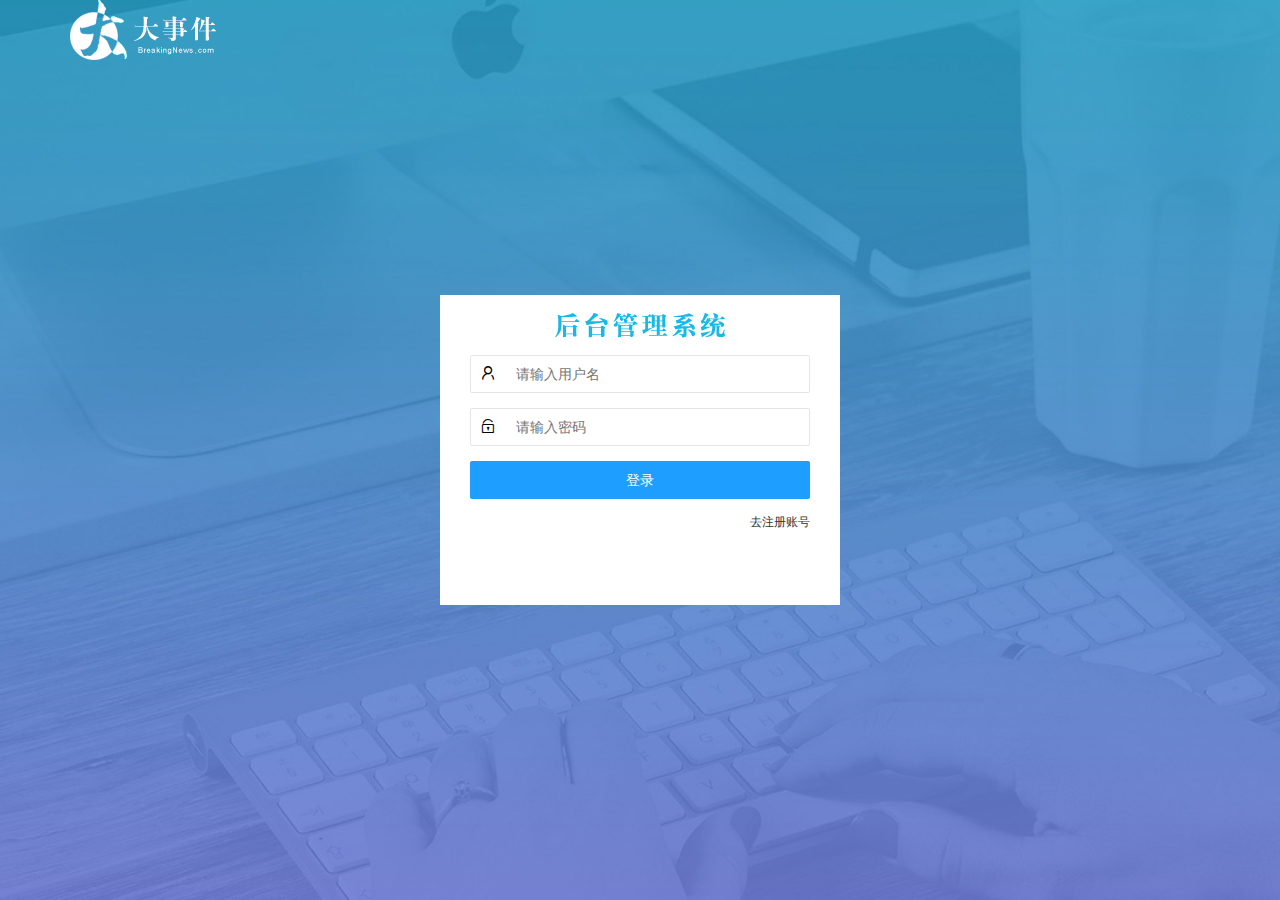
<file: login.html>
<!DOCTYPE html>
<html lang="en">

<head>
    <meta charset="UTF-8">
    <meta name="viewport" content="width=device-width, initial-scale=1.0">
    <title>大事件-登录/注册</title>
    <!-- 导入LayUI的样式表 -->
    <link rel="stylesheet" href="assets/lib/layui/css/layui.css" />
    <!-- 导入自己的样式表 -->
    <link rel="stylesheet" href="assets/css/login.css" />
</head>

<body>
    <!-- 头部的 logo区域 -->
    <div class="layui-main">
        <img src="assets/images/logo.png" alt="" />
    </div>
    <!-- 登录注册区域 -->
    <div class="loginAndRegBox">
        <div class="title-box"></div>
        <!-- 登录的div -->
        <div class="login-box">
            <!-- 登录的表单 -->
            <form class="layui-form" id="form-login">
                <!-- 用户名 -->
                <div class="layui-form-item">
                    <i class="layui-icon layui-icon-username"></i>
                    <input type="text" name="username" required lay-verify="required" placeholder="请输入用户名"
                        autocomplete="off" class="layui-input" />
                </div>
                <!-- 密码 -->
                <div class="layui-form-item">
                    <i class="layui-icon layui-icon-password"></i>
                    <input type="password" name="password" required lay-verify="required|pwd" placeholder="请输入密码"
                        autocomplete="off" class="layui-input" />
                </div>
                <!-- 登录按钮 -->
                <div class="layui-form-item">
                    <!-- 注意：表单提交按钮和普通按钮的区别，就是 lay-submit 属性 -->
                    <button class="layui-btn layui-btn-fluid layui-btn-normal" lay-submit>登录</button>
                </div>
                <div class="layui-form-item links">
                    <a href="javascript:;" id="link_reg">去注册账号</a>
                </div>
            </form>

        </div>
        <!-- 注册的div -->
        <div class="reg-box">
            <!-- 注册的表单 -->
            <form class="layui-form" id="form-reg">
                <!-- 用户名 -->
                <div class="layui-form-item">
                    <i class="layui-icon layui-icon-username" style="font-size: 20px; color: #1E9FFF;"></i>
                    <input type="text" name="username" required lay-verify="required" placeholder="请输入用户名"
                        autocomplete="off" class="layui-input">
                </div>
                <!-- 密码 -->
                <div class="layui-form-item">
                    <i class="layui-icon layui-icon-password" style="font-size: 20px; color: #1E9FFF;"></i>
                    <input type="password" name="password" required lay-verify="required" placeholder="请输入密码"
                        autocomplete="off" class="layui-input">
                </div>
                <!-- 确认密码 -->
                <div class="layui-form-item">
                    <i class="layui-icon layui-icon-password" style="font-size: 20px; color: #1E9FFF;"></i>
                    <input type="password" name="repassword" required lay-verify="required|repwd|pwd"
                        placeholder="再次确认密码" autocomplete="off" class="layui-input">
                </div>
                <div class="layui-form-item">
                    <!-- 表单提交按钮和普通按钮的区别 lay-submit -->
                    <button class="layui-btn layui-btn-fluid layui-btn-normal" lay-submit>注册</button>
                </div>
                <div class="layui-form-item">
                    <a href="javascript:;" id="link_login" class="links">去登陆</a>
                </div>

            </form>


        </div>
    </div>
    <!--导入layUI的js -->
    <script src="assets/lib/layui/layui.all.js"></script>
    <!-- 导入jQuery -->
    <script src="assets/lib/jquery.js"></script>
    <!-- 导入自己封装的baseAPI.js -->
    <script src="assets/js/baseAPI.js"></script>
    <!-- 导入自己的js -->
    <script src="assets/js/login.js"></script>
</body>

</html>
</file>
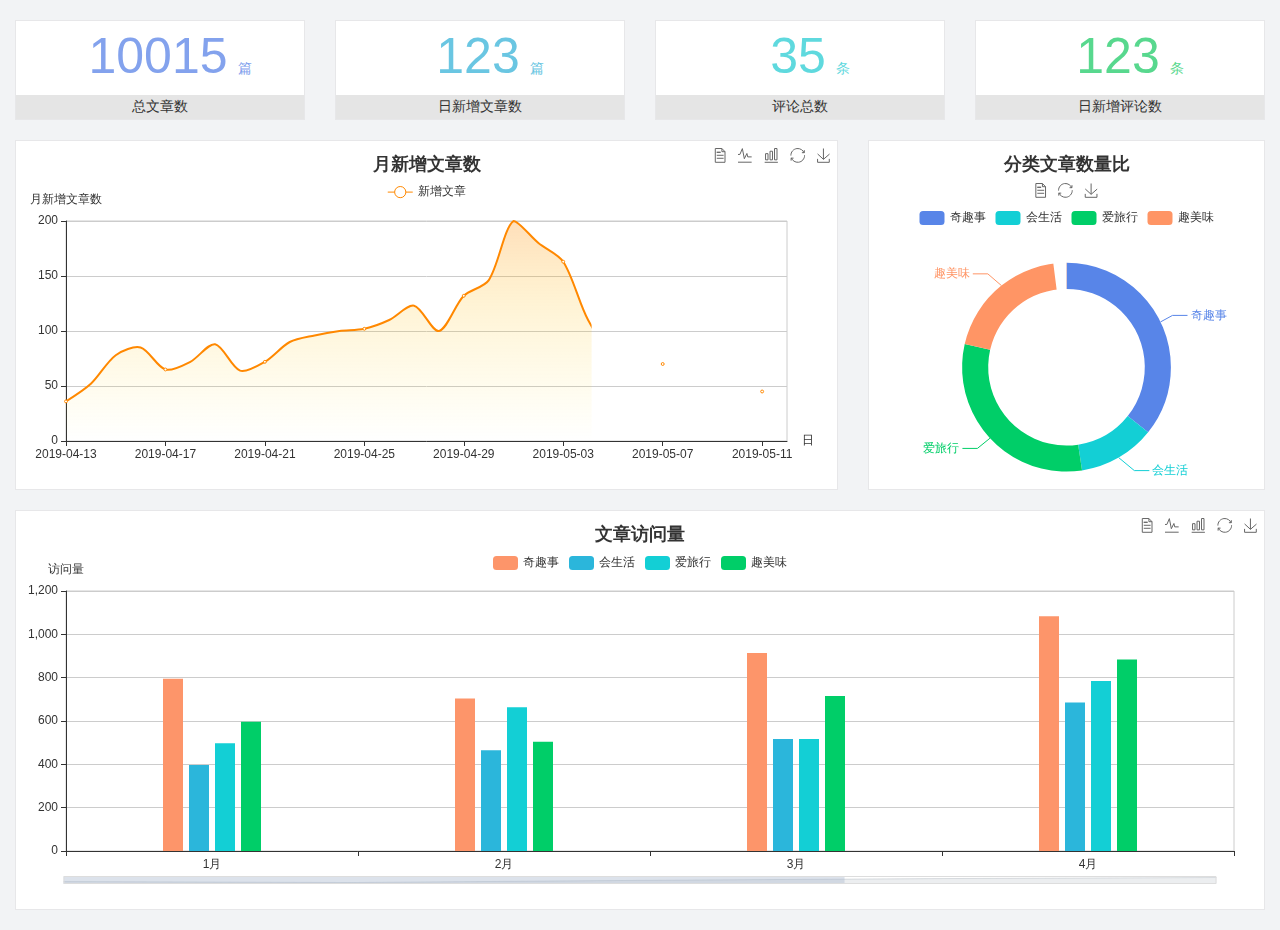
<file: home/dashboard.html>
<!DOCTYPE html>
<html lang="en">

<head>
  <meta charset="UTF-8">
  <meta name="viewport" content="width=device-width, initial-scale=1.0">
  <meta http-equiv="X-UA-Compatible" content="ie=edge">
  <title>图表统计</title>
  <link rel="stylesheet" href="../../assets/lib/bootstrap.css" />
  <link rel="stylesheet" href="../../assets/lib/main.css" />
  <script src="../../assets/lib/jquery.js"></script>
  <script type="text/javascript" src="../../assets/lib/echarts.min.js"></script>
</head>

<body>
  <div class="container-fluid">
    <div class="row spannel_list">
      <div class="col-sm-3 col-xs-6">
        <div class="spannel">
          <em>10015</em><span>篇</span>
          <b>总文章数</b>
        </div>
      </div>
      <div class="col-sm-3 col-xs-6">
        <div class="spannel scolor01">
          <em>123</em><span>篇</span>
          <b>日新增文章数</b>
        </div>
      </div>
      <div class="col-sm-3 col-xs-6">
        <div class="spannel scolor02">
          <em>35</em><span>条</span>
          <b>评论总数</b>
        </div>
      </div>
      <div class="col-sm-3 col-xs-6">
        <div class="spannel scolor03">
          <em>123</em><span>条</span>
          <b>日新增评论数</b>
        </div>
      </div>
    </div>
  </div>

  <div class="container-fluid">
    <div class="row curve-pie">
      <div class="col-lg-8 col-md-8">
        <div class="gragh_pannel" id="curve_show"></div>
      </div>
      <div class="col-lg-4 col-md-4">
        <div class="gragh_pannel" id="pie_show"></div>
      </div>
    </div>
  </div>

  <div class="container-fluid">
    <div class="column_pannel" id="column_show"></div>
  </div>

  <script>
    var oChart = echarts.init(document.getElementById('curve_show'));
    var aList_all = [
      { 'count': 36, 'date': '2019-04-13' },
      { 'count': 52, 'date': '2019-04-14' },
      { 'count': 78, 'date': '2019-04-15' },
      { 'count': 85, 'date': '2019-04-16' },
      { 'count': 65, 'date': '2019-04-17' },
      { 'count': 72, 'date': '2019-04-18' },
      { 'count': 88, 'date': '2019-04-19' },
      { 'count': 64, 'date': '2019-04-20' },
      { 'count': 72, 'date': '2019-04-21' },
      { 'count': 90, 'date': '2019-04-22' },
      { 'count': 96, 'date': '2019-04-23' },
      { 'count': 100, 'date': '2019-04-24' },
      { 'count': 102, 'date': '2019-04-25' },
      { 'count': 110, 'date': '2019-04-26' },
      { 'count': 123, 'date': '2019-04-27' },
      { 'count': 100, 'date': '2019-04-28' },
      { 'count': 132, 'date': '2019-04-29' },
      { 'count': 146, 'date': '2019-04-30' },
      { 'count': 200, 'date': '2019-05-01' },
      { 'count': 180, 'date': '2019-05-02' },
      { 'count': 163, 'date': '2019-05-03' },
      { 'count': 110, 'date': '2019-05-04' },
      { 'count': 80, 'date': '2019-05-05' },
      { 'count': 82, 'date': '2019-05-06' },
      { 'count': 70, 'date': '2019-05-07' },
      { 'count': 65, 'date': '2019-05-08' },
      { 'count': 54, 'date': '2019-05-09' },
      { 'count': 40, 'date': '2019-05-10' },
      { 'count': 45, 'date': '2019-05-11' },
      { 'count': 38, 'date': '2019-05-12' },
    ];

    let aCount = [];
    let aDate = [];

    for (var i = 0; i < aList_all.length; i++) {
      aCount.push(aList_all[i].count);
      aDate.push(aList_all[i].date);
    }

    var chartopt = {
      title: {
        text: '月新增文章数',
        left: 'center',
        top: '10'
      },
      tooltip: {
        trigger: 'axis'
      },
      legend: {
        data: ['新增文章'],
        top: '40'
      },
      toolbox: {
        show: true,
        feature: {
          mark: { show: true },
          dataView: { show: true, readOnly: false },
          magicType: { show: true, type: ['line', 'bar'] },
          restore: { show: true },
          saveAsImage: { show: true }
        }
      },
      calculable: true,
      xAxis: [
        {
          name: '日',
          type: 'category',
          boundaryGap: false,
          data: aDate
        }
      ],
      yAxis: [
        {
          name: '月新增文章数',
          type: 'value'
        }
      ],
      series: [
        {
          name: '新增文章',
          type: 'line',
          smooth: true,
          itemStyle: { normal: { areaStyle: { type: 'default' }, color: '#f80' }, lineStyle: { color: '#f80' } },
          data: aCount
        }],
      areaStyle: {
        normal: {
          color: new echarts.graphic.LinearGradient(0, 0, 0, 1, [{
            offset: 0,
            color: 'rgba(255,136,0,0.39)'
          }, {
            offset: .34,
            color: 'rgba(255,180,0,0.25)'
          }, {
            offset: 1,
            color: 'rgba(255,222,0,0.00)'
          }])

        }
      },
      grid: {
        show: true,
        x: 50,
        x2: 50,
        y: 80,
        height: 220
      }
    };

    oChart.setOption(chartopt);


    var oPie = echarts.init(document.getElementById('pie_show'));
    var oPieopt =
    {
      title: {
        top: 10,
        text: '分类文章数量比',
        x: 'center'
      },
      tooltip: {
        trigger: 'item',
        formatter: "{a} <br/>{b} : {c} ({d}%)"
      },
      color: ['#5885e8', '#13cfd5', '#00ce68', '#ff9565'],
      legend: {
        x: 'center',
        top: 65,
        data: ['奇趣事', '会生活', '爱旅行', '趣美味']
      },
      toolbox: {
        show: true,
        x: 'center',
        top: 35,
        feature: {
          mark: { show: true },
          dataView: { show: true, readOnly: false },
          magicType: {
            show: true,
            type: ['pie', 'funnel'],
            option: {
              funnel: {
                x: '25%',
                width: '50%',
                funnelAlign: 'left',
                max: 1548
              }
            }
          },
          restore: { show: true },
          saveAsImage: { show: true }
        }
      },
      calculable: true,
      series: [
        {
          name: '访问来源',
          type: 'pie',
          radius: ['45%', '60%'],
          center: ['50%', '65%'],
          data: [
            { value: 300, name: '奇趣事' },
            { value: 100, name: '会生活' },
            { value: 260, name: '爱旅行' },
            { value: 180, name: '趣美味' }
          ]
        }
      ]
    };
    oPie.setOption(oPieopt);



    var oColumn = this.echarts.init(document.getElementById('column_show'));
    var oColumnopt =
    {
      title: {
        text: '文章访问量',
        left: 'center',
        top: '10'
      },
      tooltip: {
        trigger: 'axis'
      },
      legend: {
        data: ['奇趣事', '会生活', '爱旅行', '趣美味'],
        top: '40'
      },
      toolbox: {
        show: true,
        feature: {
          mark: { show: true },
          dataView: { show: true, readOnly: false },
          magicType: { show: true, type: ['line', 'bar'] },
          restore: { show: true },
          saveAsImage: { show: true }
        }
      },
      calculable: true,
      xAxis: [
        {
          type: 'category',
          data: ['1月', '2月', '3月', '4月', '5月']
        }
      ],
      yAxis: [
        {
          name: '访问量',
          type: 'value'
        }
      ],
      series: [
        {
          name: '奇趣事',
          type: 'bar',
          barWidth: 20,
          itemStyle: {
            normal: { areaStyle: { type: 'default' }, color: '#fd956a' }
          },
          data: [800, 708, 920, 1090, 1200]
        },
        {
          name: '会生活',
          type: 'bar',
          barWidth: 20,
          itemStyle: {
            normal: { areaStyle: { type: 'default' }, color: '#2bb6db' }
          },
          data: [400, 468, 520, 690, 800]
        },
        {
          name: '爱旅行',
          type: 'bar',
          barWidth: 20,
          itemStyle: {
            normal: { areaStyle: { type: 'default' }, color: '#13cfd5' }
          },
          data: [500, 668, 520, 790, 900]
        },
        {
          name: '趣美味',
          type: 'bar',
          barWidth: 20,
          itemStyle: {
            normal: { areaStyle: { type: 'default' }, color: '#00ce68' }
          },
          data: [600, 508, 720, 890, 1000]
        }
      ],
      grid: {
        show: true,
        x: 50,
        x2: 30,
        y: 80,
        height: 260
      },
      dataZoom: [//给x轴设置滚动条
        {
          start: 0,//默认为0
          end: 100 - 1000 / 31,//默认为100
          type: 'slider',
          show: true,
          xAxisIndex: [0],
          handleSize: 0,//滑动条的 左右2个滑动条的大小
          height: 8,//组件高度
          left: 45, //左边的距离
          right: 50,//右边的距离
          bottom: 26,//右边的距离
          handleColor: '#ddd',//h滑动图标的颜色
          handleStyle: {
            borderColor: "#cacaca",
            borderWidth: "1",
            shadowBlur: 2,
            background: "#ddd",
            shadowColor: "#ddd",
          }
        }]
    };
    oColumn.setOption(oColumnopt);
  </script>
</body>

</html>
</file>
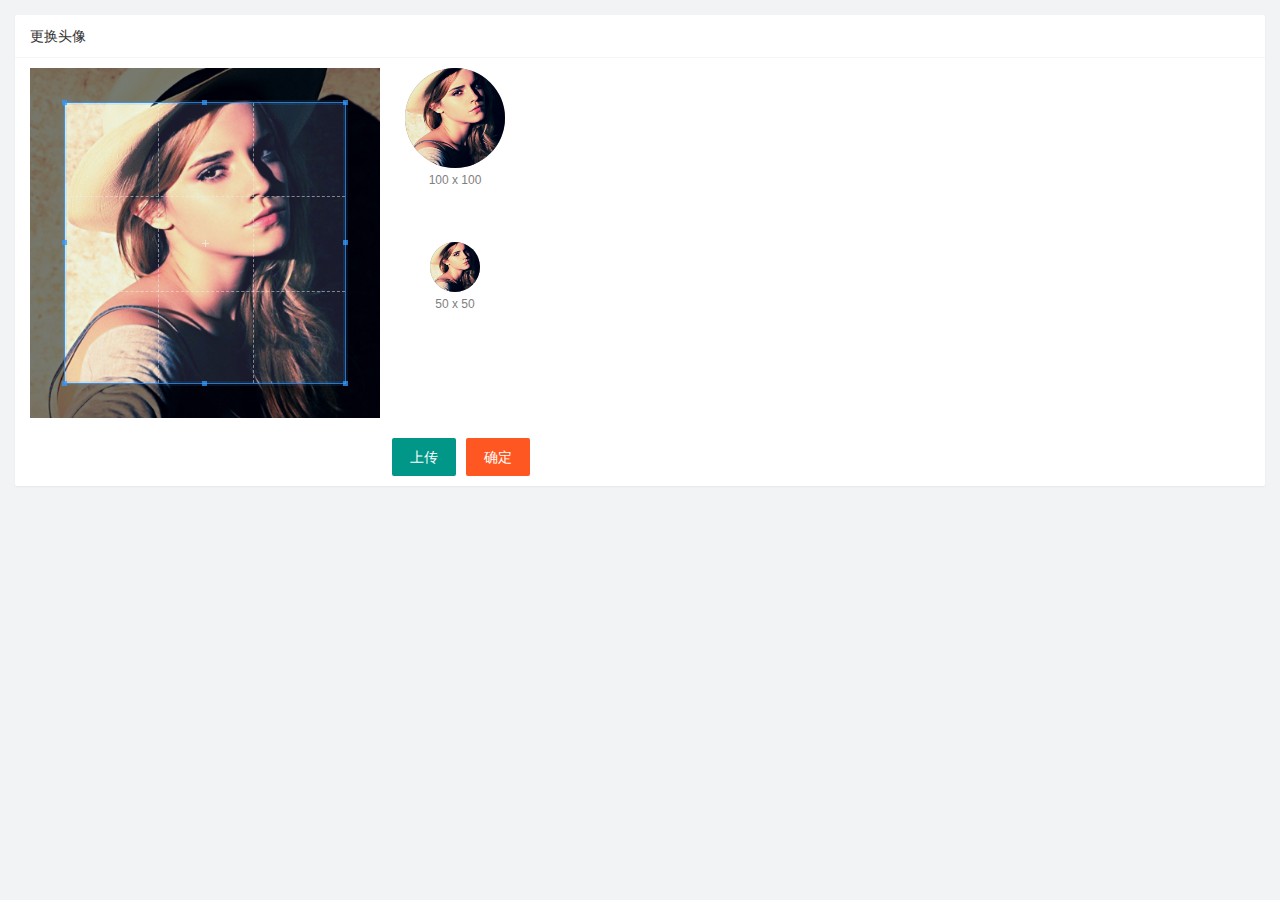
<file: user/user_avatar.html>
<!DOCTYPE html>
<html lang="en">

<head>
    <meta charset="UTF-8">
    <meta name="viewport" content="width=device-width, initial-scale=1.0">
    <title>Document</title>
    <link rel="stylesheet" href="/assets/lib/layui/css/layui.css" />
    <link rel="stylesheet" href="/assets/lib/cropper/cropper.css" />
    <link rel="stylesheet" href="/assets/css/user/user_avator.css">
</head>

<body>
    <div class="layui-card">
        <div class="layui-card-header">更换头像</div>
        <div class="layui-card-body">
            <!-- 第一行的图片裁剪和预览区域 -->
            <div class="row1">
                <!-- 图片裁剪区域 -->
                <div class="cropper-box">
                    <!-- 这个 img 标签很重要，将来会把它初始化为裁剪区域 -->
                    <img id="image" src="/assets/images/sample.jpg" />
                </div>
                <!-- 图片的预览区域 -->
                <div class="preview-box">
                    <div>
                        <!-- 宽高为 100px 的预览区域 -->
                        <div class="img-preview w100"></div>
                        <p class="size">100 x 100</p>
                    </div>
                    <div>
                        <!-- 宽高为 50px 的预览区域 -->
                        <div class="img-preview w50"></div>
                        <p class="size">50 x 50</p>
                    </div>
                </div>
            </div>

            <!-- 第二行的按钮区域 -->
            <div class="row2">
                <!-- accept属性可以设置用户选中文件的类型 -->
                <input type="file" id="file" accept="image/png,image/jpeg">
                <button type="button" class="layui-btn" id="btnChooseImage">上传</button>
                <button type="button" class="layui-btn layui-btn-danger" id="btnUpload">确定</button>
            </div>
        </div>
    </div>
    <script src="/assets/lib/layui/layui.all.js"></script>
    <script src="/assets/lib/jquery.js"></script>
    <script src="/assets/lib/cropper/Cropper.js"></script>
    <script src="/assets/lib/cropper/jquery-cropper.js"></script>
    <script src="/assets/js/baseAPI.js"></script>
    <script src="/assets/js/user/user_avatar.js"></script>
</body>

</html>
</file>
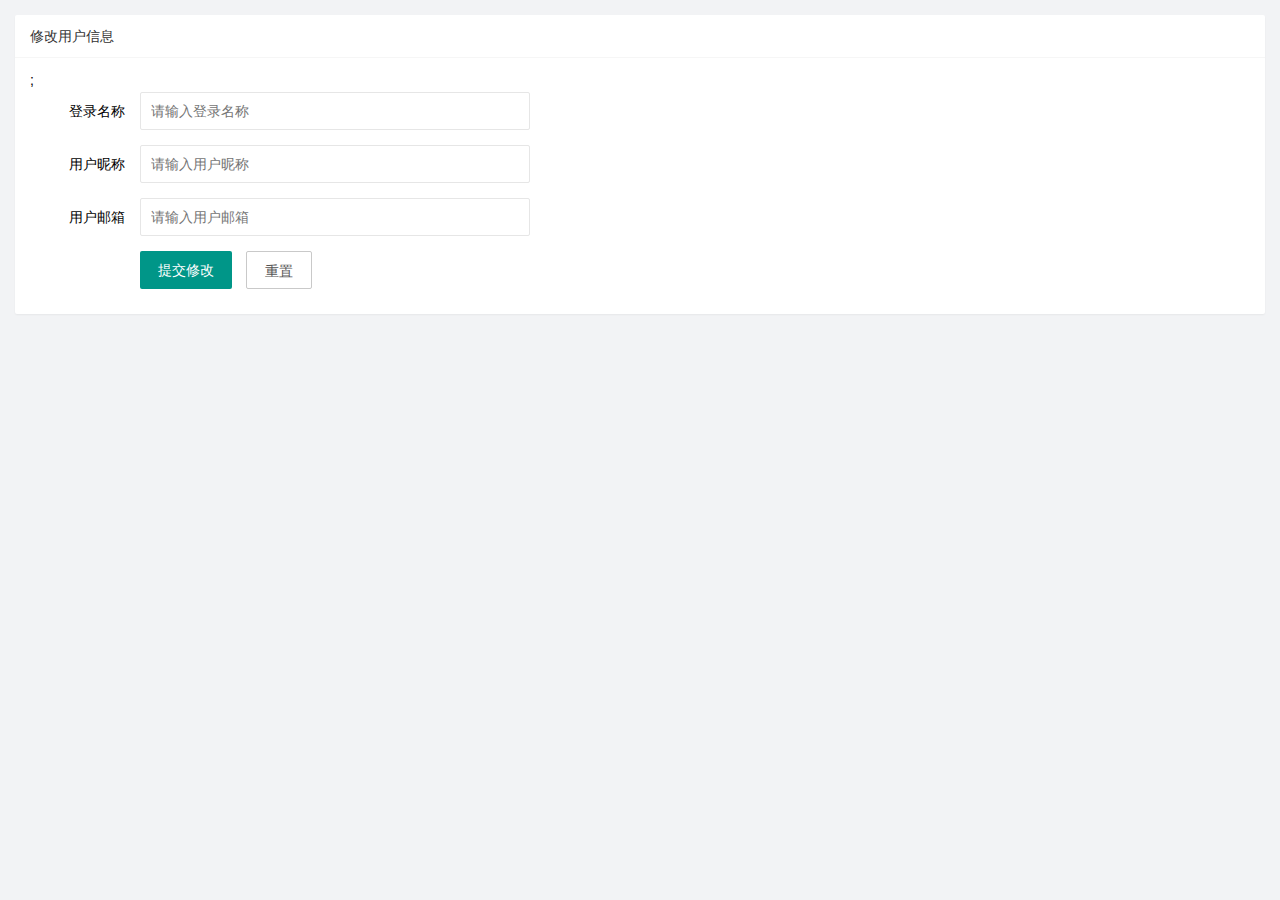
<file: user/userinfo.html>
<!DOCTYPE html>
<html lang="en">

<head>
    <meta charset="UTF-8">
    <meta name="viewport" content="width=device-width, initial-scale=1.0">
    <title>Document</title>
    <!-- 导入layui的css -->
    <link rel="stylesheet" href="../assets/lib/layui/css/layui.css" />
    <link rel="stylesheet" href="../assets/css/user/userinfo.css" />
</head>

<body>
    <div class="layui-card">
        <div class="layui-card-header">修改用户信息</div>
        <div class="layui-card-body">
            <!-- form表单区域 -->
            <form class="layui-form" lay-filter="formUserinfo">
                <!-- 这是隐藏域 -->
                <input type="hidden" name="id">;
                <div class="layui-form-item">
                    <label class="layui-form-label">登录名称</label>
                    <div class="layui-input-block">
                        <input type="text" name="username" required lay-verify="required" placeholder="请输入登录名称"
                            autocomplete="off" readonly class="layui-input">
                    </div>
                </div>
                <div class="layui-form-item">
                    <label class="layui-form-label">用户昵称</label>
                    <div class="layui-input-block">
                        <input type="text" name="nickname" required lay-verify="required|nickname" placeholder="请输入用户昵称"
                            autocomplete="off" class="layui-input">
                    </div>
                </div>
                <div class="layui-form-item">
                    <label class="layui-form-label">用户邮箱</label>
                    <div class="layui-input-block">
                        <input type="text" name="email" required lay-verify="required|email" placeholder="请输入用户邮箱"
                            autocomplete="off" class="layui-input">
                    </div>
                </div>
                <div class="layui-form-item">
                    <div class="layui-input-block">
                        <button class="layui-btn" lay-submit lay-filter="formDemo">提交修改</button>
                        <button type="reset" class="layui-btn layui-btn-primary" id="btnReset">重置</button>
                    </div>
                </div>
            </form>
        </div>
    </div>
    <!-- 导入layui的js -->
    <script src="../assets/lib/layui/layui.all.js"></script>
    <!-- 导入jquery -->
    <script src="../assets/lib/jquery.js"></script>
    <!-- 导入baseAPI -->
    <script src="../assets/js/baseAPI.js"></script>
    <!-- 导入自己的js -->
    <script src="../assets/js/user/user.js"></script>
</body>

</html>
</file>
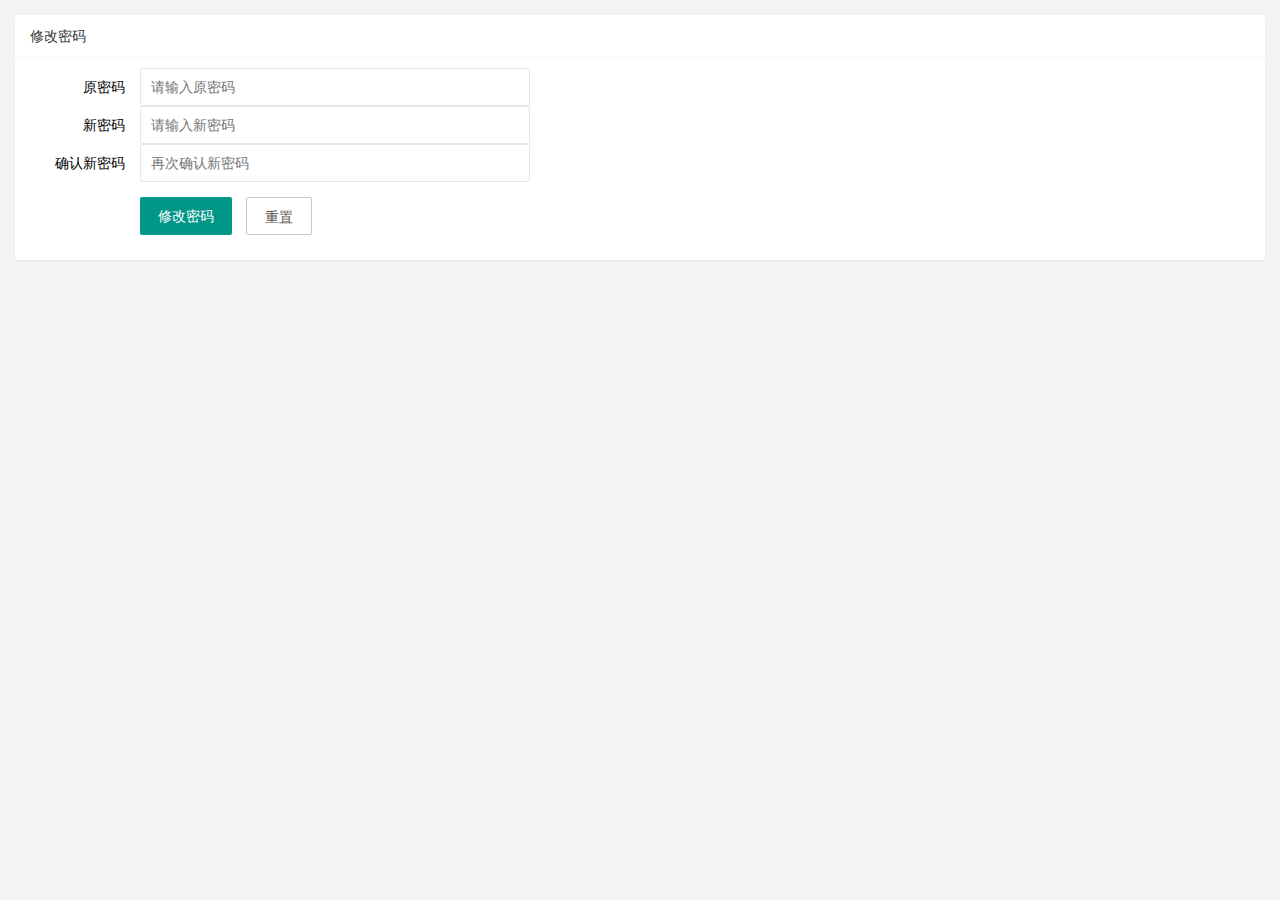
<file: user/userPwd.html>
<!DOCTYPE html>
<html lang="en">

<head>
    <meta charset="UTF-8">
    <meta name="viewport" content="width=device-width, initial-scale=1.0">
    <title>Document</title>
    <!-- 导入layui的css -->
    <link rel="stylesheet" href="../assets/lib/layui/css/layui.css">
    <!-- 导入自己的css -->
    <link rel="stylesheet" href="../assets/css/user/userPwd.css">
</head>

<body>
    <div class="layui-card">
        <div class="layui-card-header">修改密码</div>
        <div class="layui-card-body">
            <form class="layui-form" id="form-pwd">
                <div class="layui-form-item">
                    <label class="layui-form-label">原密码</label>
                    <div class="layui-input-block">
                        <input type="password" name="oldPwd" required lay-verify="required|pwd" placeholder="请输入原密码"
                            autocomplete="off" class="layui-input  input1">
                    </div>
                    <label class="layui-form-label">新密码</label>
                    <div class="layui-input-block">
                        <input type="password" name="newPwd" required lay-verify="required|pwd|samePwd"
                            placeholder="请输入新密码" autocomplete="off" class="layui-input input2">
                    </div>
                    <label class="layui-form-label">确认新密码</label>
                    <div class="layui-input-block">
                        <input type="password" name="rePwd" required lay-verify="required|pwd|rePwd"
                            placeholder="再次确认新密码" autocomplete="off" class="layui-input">
                    </div>
                </div>
                <div class="layui-form-item">
                    <div class="layui-input-block">
                        <button class="layui-btn" lay-submit lay-filter="formDemo">修改密码</button>
                        <button type="reset" class="layui-btn layui-btn-primary">重置</button>
                    </div>
                </div>
            </form>

        </div>
    </div>
    <!-- 导入layui -->
    <script src="../assets/lib/layui/layui.all.js"></script>
    <!-- 导入jQuery -->
    <script src="../assets/lib/jquery.js"></script>
    <!-- 导入baseAPI-->
    <script src="../assets/js/baseAPI.js"></script>
    <!-- 导入自己的js -->
    <script src="../assets/js/user/userPwd.js"></script>
</body>

</html>
</file>
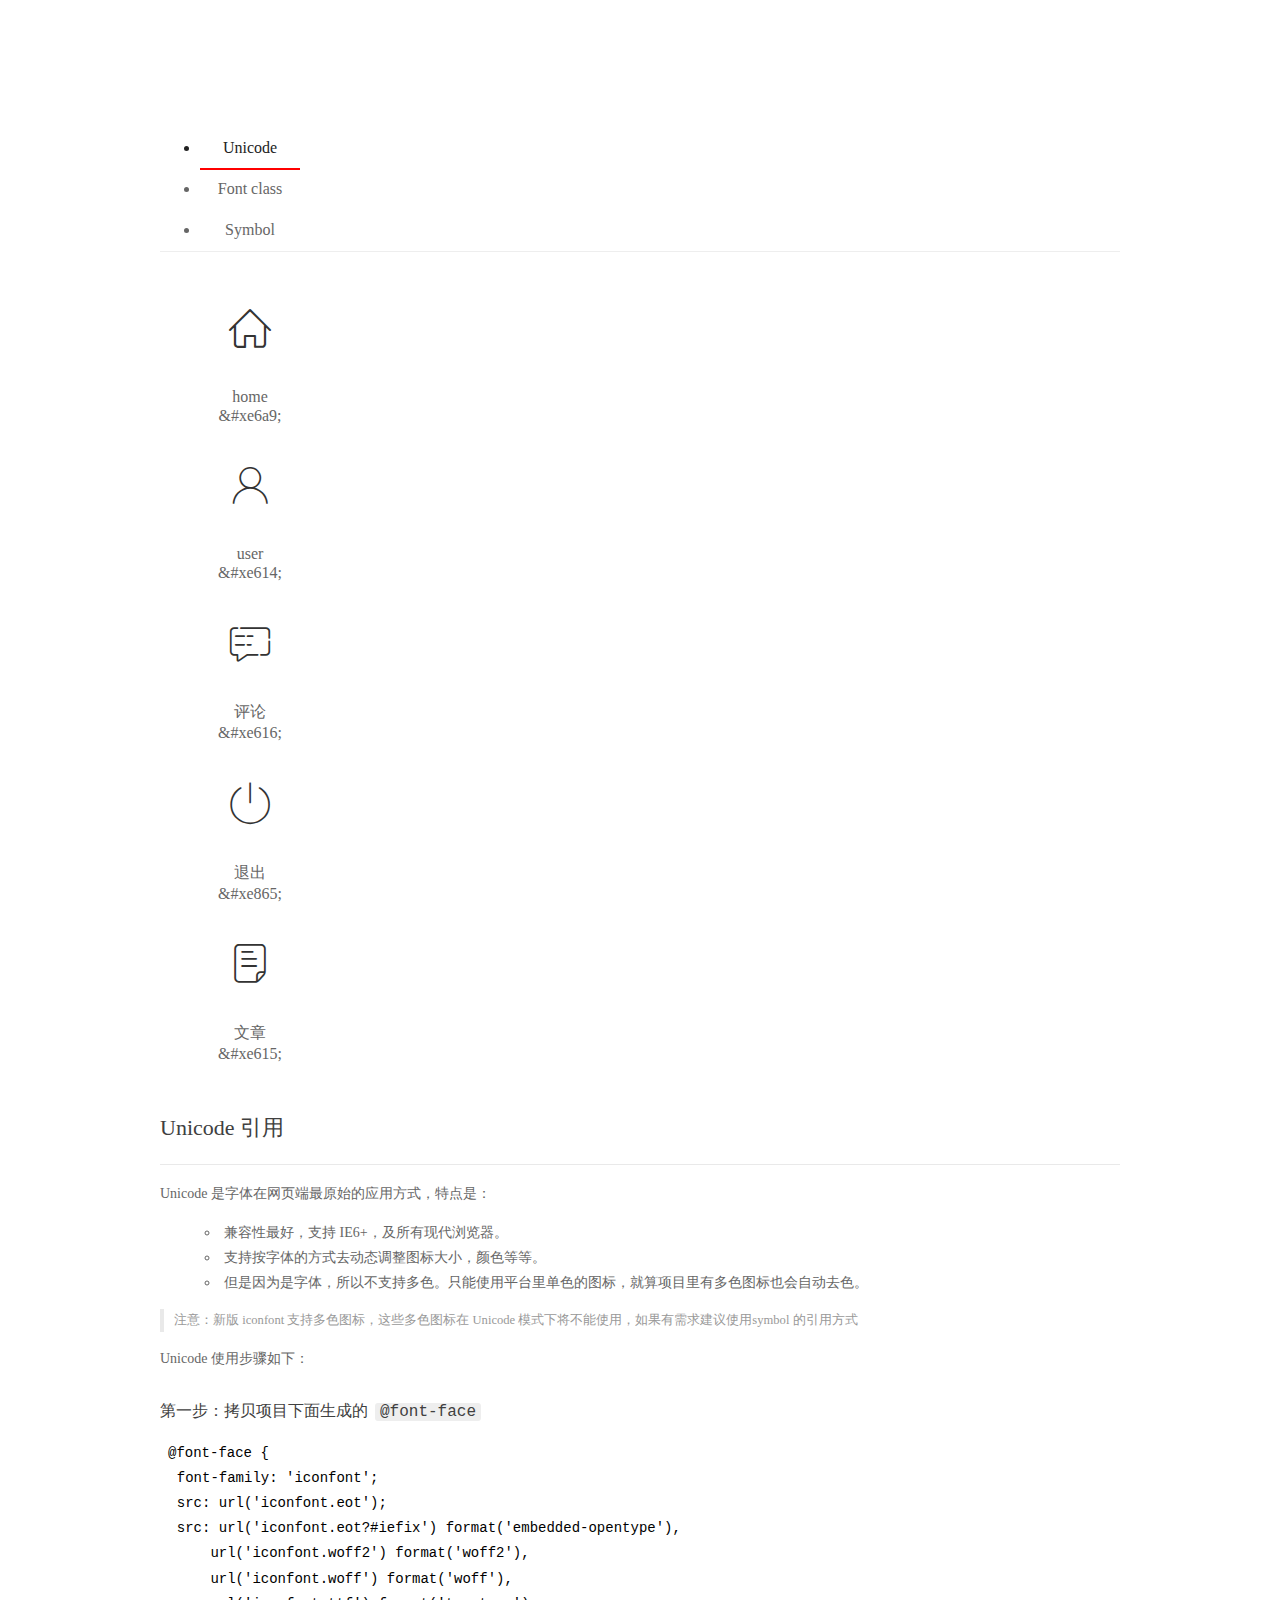
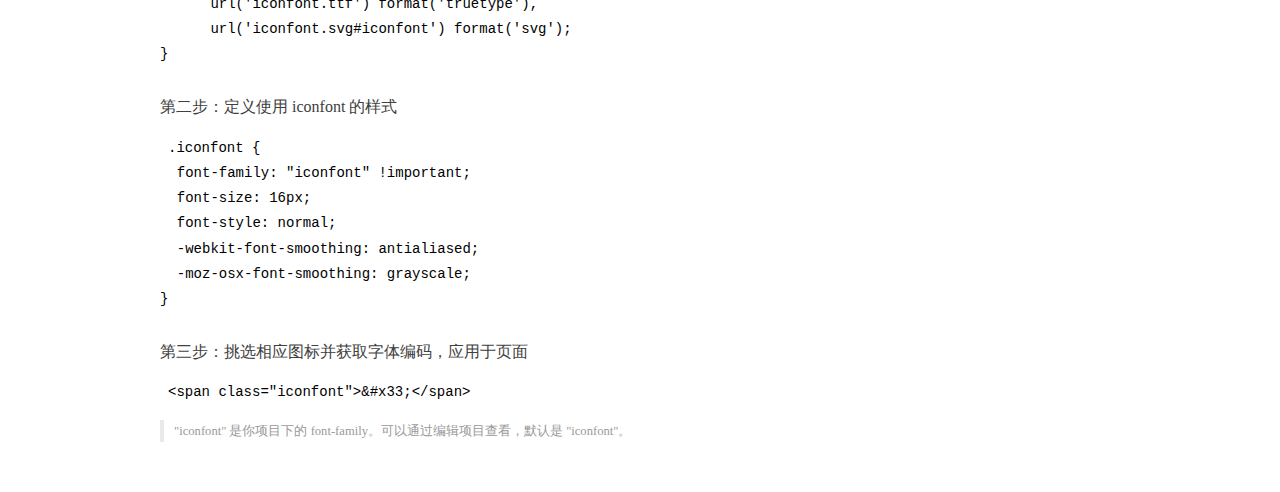
<file: assets/fonts/demo_index.html>
<!DOCTYPE html>
<html>
<head>
  <meta charset="utf-8"/>
  <title>IconFont Demo</title>
  <link rel="shortcut icon" href="https://gtms04.alicdn.com/tps/i4/TB1_oz6GVXXXXaFXpXXJDFnIXXX-64-64.ico" type="image/x-icon"/>
  <link rel="stylesheet" href="https://g.alicdn.com/thx/cube/1.3.2/cube.min.css">
  <link rel="stylesheet" href="demo.css">
  <link rel="stylesheet" href="iconfont.css">
  <script src="iconfont.js"></script>
  <!-- jQuery -->
  <script src="https://a1.alicdn.com/oss/uploads/2018/12/26/7bfddb60-08e8-11e9-9b04-53e73bb6408b.js"></script>
  <!-- 代码高亮 -->
  <script src="https://a1.alicdn.com/oss/uploads/2018/12/26/a3f714d0-08e6-11e9-8a15-ebf944d7534c.js"></script>
</head>
<body>
  <div class="main">
    <h1 class="logo"><a href="https://www.iconfont.cn/" title="iconfont 首页" target="_blank">&#xe86b;</a></h1>
    <div class="nav-tabs">
      <ul id="tabs" class="dib-box">
        <li class="dib active"><span>Unicode</span></li>
        <li class="dib"><span>Font class</span></li>
        <li class="dib"><span>Symbol</span></li>
      </ul>
      
    </div>
    <div class="tab-container">
      <div class="content unicode" style="display: block;">
          <ul class="icon_lists dib-box">
          
            <li class="dib">
              <span class="icon iconfont">&#xe6a9;</span>
                <div class="name">home</div>
                <div class="code-name">&amp;#xe6a9;</div>
              </li>
          
            <li class="dib">
              <span class="icon iconfont">&#xe614;</span>
                <div class="name">user</div>
                <div class="code-name">&amp;#xe614;</div>
              </li>
          
            <li class="dib">
              <span class="icon iconfont">&#xe616;</span>
                <div class="name">评论</div>
                <div class="code-name">&amp;#xe616;</div>
              </li>
          
            <li class="dib">
              <span class="icon iconfont">&#xe865;</span>
                <div class="name">退出</div>
                <div class="code-name">&amp;#xe865;</div>
              </li>
          
            <li class="dib">
              <span class="icon iconfont">&#xe615;</span>
                <div class="name">文章</div>
                <div class="code-name">&amp;#xe615;</div>
              </li>
          
          </ul>
          <div class="article markdown">
          <h2 id="unicode-">Unicode 引用</h2>
          <hr>

          <p>Unicode 是字体在网页端最原始的应用方式，特点是：</p>
          <ul>
            <li>兼容性最好，支持 IE6+，及所有现代浏览器。</li>
            <li>支持按字体的方式去动态调整图标大小，颜色等等。</li>
            <li>但是因为是字体，所以不支持多色。只能使用平台里单色的图标，就算项目里有多色图标也会自动去色。</li>
          </ul>
          <blockquote>
            <p>注意：新版 iconfont 支持多色图标，这些多色图标在 Unicode 模式下将不能使用，如果有需求建议使用symbol 的引用方式</p>
          </blockquote>
          <p>Unicode 使用步骤如下：</p>
          <h3 id="-font-face">第一步：拷贝项目下面生成的 <code>@font-face</code></h3>
<pre><code class="language-css"
>@font-face {
  font-family: 'iconfont';
  src: url('iconfont.eot');
  src: url('iconfont.eot?#iefix') format('embedded-opentype'),
      url('iconfont.woff2') format('woff2'),
      url('iconfont.woff') format('woff'),
      url('iconfont.ttf') format('truetype'),
      url('iconfont.svg#iconfont') format('svg');
}
</code></pre>
          <h3 id="-iconfont-">第二步：定义使用 iconfont 的样式</h3>
<pre><code class="language-css"
>.iconfont {
  font-family: "iconfont" !important;
  font-size: 16px;
  font-style: normal;
  -webkit-font-smoothing: antialiased;
  -moz-osx-font-smoothing: grayscale;
}
</code></pre>
          <h3 id="-">第三步：挑选相应图标并获取字体编码，应用于页面</h3>
<pre>
<code class="language-html"
>&lt;span class="iconfont"&gt;&amp;#x33;&lt;/span&gt;
</code></pre>
          <blockquote>
            <p>"iconfont" 是你项目下的 font-family。可以通过编辑项目查看，默认是 "iconfont"。</p>
          </blockquote>
          </div>
      </div>
      <div class="content font-class">
        <ul class="icon_lists dib-box">
          
          <li class="dib">
            <span class="icon iconfont icon-home"></span>
            <div class="name">
              home
            </div>
            <div class="code-name">.icon-home
            </div>
          </li>
          
          <li class="dib">
            <span class="icon iconfont icon-user"></span>
            <div class="name">
              user
            </div>
            <div class="code-name">.icon-user
            </div>
          </li>
          
          <li class="dib">
            <span class="icon iconfont icon-pinglun"></span>
            <div class="name">
              评论
            </div>
            <div class="code-name">.icon-pinglun
            </div>
          </li>
          
          <li class="dib">
            <span class="icon iconfont icon-tuichu"></span>
            <div class="name">
              退出
            </div>
            <div class="code-name">.icon-tuichu
            </div>
          </li>
          
          <li class="dib">
            <span class="icon iconfont icon-16"></span>
            <div class="name">
              文章
            </div>
            <div class="code-name">.icon-16
            </div>
          </li>
          
        </ul>
        <div class="article markdown">
        <h2 id="font-class-">font-class 引用</h2>
        <hr>

        <p>font-class 是 Unicode 使用方式的一种变种，主要是解决 Unicode 书写不直观，语意不明确的问题。</p>
        <p>与 Unicode 使用方式相比，具有如下特点：</p>
        <ul>
          <li>兼容性良好，支持 IE8+，及所有现代浏览器。</li>
          <li>相比于 Unicode 语意明确，书写更直观。可以很容易分辨这个 icon 是什么。</li>
          <li>因为使用 class 来定义图标，所以当要替换图标时，只需要修改 class 里面的 Unicode 引用。</li>
          <li>不过因为本质上还是使用的字体，所以多色图标还是不支持的。</li>
        </ul>
        <p>使用步骤如下：</p>
        <h3 id="-fontclass-">第一步：引入项目下面生成的 fontclass 代码：</h3>
<pre><code class="language-html">&lt;link rel="stylesheet" href="./iconfont.css"&gt;
</code></pre>
        <h3 id="-">第二步：挑选相应图标并获取类名，应用于页面：</h3>
<pre><code class="language-html">&lt;span class="iconfont icon-xxx"&gt;&lt;/span&gt;
</code></pre>
        <blockquote>
          <p>"
            iconfont" 是你项目下的 font-family。可以通过编辑项目查看，默认是 "iconfont"。</p>
        </blockquote>
      </div>
      </div>
      <div class="content symbol">
          <ul class="icon_lists dib-box">
          
            <li class="dib">
                <svg class="icon svg-icon" aria-hidden="true">
                  <use xlink:href="#icon-home"></use>
                </svg>
                <div class="name">home</div>
                <div class="code-name">#icon-home</div>
            </li>
          
            <li class="dib">
                <svg class="icon svg-icon" aria-hidden="true">
                  <use xlink:href="#icon-user"></use>
                </svg>
                <div class="name">user</div>
                <div class="code-name">#icon-user</div>
            </li>
          
            <li class="dib">
                <svg class="icon svg-icon" aria-hidden="true">
                  <use xlink:href="#icon-pinglun"></use>
                </svg>
                <div class="name">评论</div>
                <div class="code-name">#icon-pinglun</div>
            </li>
          
            <li class="dib">
                <svg class="icon svg-icon" aria-hidden="true">
                  <use xlink:href="#icon-tuichu"></use>
                </svg>
                <div class="name">退出</div>
                <div class="code-name">#icon-tuichu</div>
            </li>
          
            <li class="dib">
                <svg class="icon svg-icon" aria-hidden="true">
                  <use xlink:href="#icon-16"></use>
                </svg>
                <div class="name">文章</div>
                <div class="code-name">#icon-16</div>
            </li>
          
          </ul>
          <div class="article markdown">
          <h2 id="symbol-">Symbol 引用</h2>
          <hr>

          <p>这是一种全新的使用方式，应该说这才是未来的主流，也是平台目前推荐的用法。相关介绍可以参考这篇<a href="">文章</a>
            这种用法其实是做了一个 SVG 的集合，与另外两种相比具有如下特点：</p>
          <ul>
            <li>支持多色图标了，不再受单色限制。</li>
            <li>通过一些技巧，支持像字体那样，通过 <code>font-size</code>, <code>color</code> 来调整样式。</li>
            <li>兼容性较差，支持 IE9+，及现代浏览器。</li>
            <li>浏览器渲染 SVG 的性能一般，还不如 png。</li>
          </ul>
          <p>使用步骤如下：</p>
          <h3 id="-symbol-">第一步：引入项目下面生成的 symbol 代码：</h3>
<pre><code class="language-html">&lt;script src="./iconfont.js"&gt;&lt;/script&gt;
</code></pre>
          <h3 id="-css-">第二步：加入通用 CSS 代码（引入一次就行）：</h3>
<pre><code class="language-html">&lt;style&gt;
.icon {
  width: 1em;
  height: 1em;
  vertical-align: -0.15em;
  fill: currentColor;
  overflow: hidden;
}
&lt;/style&gt;
</code></pre>
          <h3 id="-">第三步：挑选相应图标并获取类名，应用于页面：</h3>
<pre><code class="language-html">&lt;svg class="icon" aria-hidden="true"&gt;
  &lt;use xlink:href="#icon-xxx"&gt;&lt;/use&gt;
&lt;/svg&gt;
</code></pre>
          </div>
      </div>

    </div>
  </div>
  <script>
  $(document).ready(function () {
      $('.tab-container .content:first').show()

      $('#tabs li').click(function (e) {
        var tabContent = $('.tab-container .content')
        var index = $(this).index()

        if ($(this).hasClass('active')) {
          return
        } else {
          $('#tabs li').removeClass('active')
          $(this).addClass('active')

          tabContent.hide().eq(index).fadeIn()
        }
      })
    })
  </script>
</body>
</html>
</file>
<file: assets/lib/layui/css/layui.css>
/** layui-v2.5.5 MIT License By https://www.layui.com */
 .layui-inline,img{display:inline-block;vertical-align:middle}h1,h2,h3,h4,h5,h6{font-weight:400}.layui-edge,.layui-header,.layui-inline,.layui-main{position:relative}.layui-body,.layui-edge,.layui-elip{overflow:hidden}.layui-btn,.layui-edge,.layui-inline,img{vertical-align:middle}.layui-btn,.layui-disabled,.layui-icon,.layui-unselect{-moz-user-select:none;-webkit-user-select:none;-ms-user-select:none}.layui-elip,.layui-form-checkbox span,.layui-form-pane .layui-form-label{text-overflow:ellipsis;white-space:nowrap}.layui-breadcrumb,.layui-tree-btnGroup{visibility:hidden}blockquote,body,button,dd,div,dl,dt,form,h1,h2,h3,h4,h5,h6,input,li,ol,p,pre,td,textarea,th,ul{margin:0;padding:0;-webkit-tap-highlight-color:rgba(0,0,0,0)}a:active,a:hover{outline:0}img{border:none}li{list-style:none}table{border-collapse:collapse;border-spacing:0}h4,h5,h6{font-size:100%}button,input,optgroup,option,select,textarea{font-family:inherit;font-size:inherit;font-style:inherit;font-weight:inherit;outline:0}pre{white-space:pre-wrap;white-space:-moz-pre-wrap;white-space:-pre-wrap;white-space:-o-pre-wrap;word-wrap:break-word}body{line-height:24px;font:14px Helvetica Neue,Helvetica,PingFang SC,Tahoma,Arial,sans-serif}hr{height:1px;margin:10px 0;border:0;clear:both}a{color:#333;text-decoration:none}a:hover{color:#777}a cite{font-style:normal;*cursor:pointer}.layui-border-box,.layui-border-box *{box-sizing:border-box}.layui-box,.layui-box *{box-sizing:content-box}.layui-clear{clear:both;*zoom:1}.layui-clear:after{content:'\20';clear:both;*zoom:1;display:block;height:0}.layui-inline{*display:inline;*zoom:1}.layui-edge{display:inline-block;width:0;height:0;border-width:6px;border-style:dashed;border-color:transparent}.layui-edge-top{top:-4px;border-bottom-color:#999;border-bottom-style:solid}.layui-edge-right{border-left-color:#999;border-left-style:solid}.layui-edge-bottom{top:2px;border-top-color:#999;border-top-style:solid}.layui-edge-left{border-right-color:#999;border-right-style:solid}.layui-disabled,.layui-disabled:hover{color:#d2d2d2!important;cursor:not-allowed!important}.layui-circle{border-radius:100%}.layui-show{display:block!important}.layui-hide{display:none!important}@font-face{font-family:layui-icon;src:url(../font/iconfont.eot?v=250);src:url(../font/iconfont.eot?v=250#iefix) format('embedded-opentype'),url(../font/iconfont.woff2?v=250) format('woff2'),url(../font/iconfont.woff?v=250) format('woff'),url(../font/iconfont.ttf?v=250) format('truetype'),url(../font/iconfont.svg?v=250#layui-icon) format('svg')}.layui-icon{font-family:layui-icon!important;font-size:16px;font-style:normal;-webkit-font-smoothing:antialiased;-moz-osx-font-smoothing:grayscale}.layui-icon-reply-fill:before{content:"\e611"}.layui-icon-set-fill:before{content:"\e614"}.layui-icon-menu-fill:before{content:"\e60f"}.layui-icon-search:before{content:"\e615"}.layui-icon-share:before{content:"\e641"}.layui-icon-set-sm:before{content:"\e620"}.layui-icon-engine:before{content:"\e628"}.layui-icon-close:before{content:"\1006"}.layui-icon-close-fill:before{content:"\1007"}.layui-icon-chart-screen:before{content:"\e629"}.layui-icon-star:before{content:"\e600"}.layui-icon-circle-dot:before{content:"\e617"}.layui-icon-chat:before{content:"\e606"}.layui-icon-release:before{content:"\e609"}.layui-icon-list:before{content:"\e60a"}.layui-icon-chart:before{content:"\e62c"}.layui-icon-ok-circle:before{content:"\1005"}.layui-icon-layim-theme:before{content:"\e61b"}.layui-icon-table:before{content:"\e62d"}.layui-icon-right:before{content:"\e602"}.layui-icon-left:before{content:"\e603"}.layui-icon-cart-simple:before{content:"\e698"}.layui-icon-face-cry:before{content:"\e69c"}.layui-icon-face-smile:before{content:"\e6af"}.layui-icon-survey:before{content:"\e6b2"}.layui-icon-tree:before{content:"\e62e"}.layui-icon-upload-circle:before{content:"\e62f"}.layui-icon-add-circle:before{content:"\e61f"}.layui-icon-download-circle:before{content:"\e601"}.layui-icon-templeate-1:before{content:"\e630"}.layui-icon-util:before{content:"\e631"}.layui-icon-face-surprised:before{content:"\e664"}.layui-icon-edit:before{content:"\e642"}.layui-icon-speaker:before{content:"\e645"}.layui-icon-down:before{content:"\e61a"}.layui-icon-file:before{content:"\e621"}.layui-icon-layouts:before{content:"\e632"}.layui-icon-rate-half:before{content:"\e6c9"}.layui-icon-add-circle-fine:before{content:"\e608"}.layui-icon-prev-circle:before{content:"\e633"}.layui-icon-read:before{content:"\e705"}.layui-icon-404:before{content:"\e61c"}.layui-icon-carousel:before{content:"\e634"}.layui-icon-help:before{content:"\e607"}.layui-icon-code-circle:before{content:"\e635"}.layui-icon-water:before{content:"\e636"}.layui-icon-username:before{content:"\e66f"}.layui-icon-find-fill:before{content:"\e670"}.layui-icon-about:before{content:"\e60b"}.layui-icon-location:before{content:"\e715"}.layui-icon-up:before{content:"\e619"}.layui-icon-pause:before{content:"\e651"}.layui-icon-date:before{content:"\e637"}.layui-icon-layim-uploadfile:before{content:"\e61d"}.layui-icon-delete:before{content:"\e640"}.layui-icon-play:before{content:"\e652"}.layui-icon-top:before{content:"\e604"}.layui-icon-friends:before{content:"\e612"}.layui-icon-refresh-3:before{content:"\e9aa"}.layui-icon-ok:before{content:"\e605"}.layui-icon-layer:before{content:"\e638"}.layui-icon-face-smile-fine:before{content:"\e60c"}.layui-icon-dollar:before{content:"\e659"}.layui-icon-group:before{content:"\e613"}.layui-icon-layim-download:before{content:"\e61e"}.layui-icon-picture-fine:before{content:"\e60d"}.layui-icon-link:before{content:"\e64c"}.layui-icon-diamond:before{content:"\e735"}.layui-icon-log:before{content:"\e60e"}.layui-icon-rate-solid:before{content:"\e67a"}.layui-icon-fonts-del:before{content:"\e64f"}.layui-icon-unlink:before{content:"\e64d"}.layui-icon-fonts-clear:before{content:"\e639"}.layui-icon-triangle-r:before{content:"\e623"}.layui-icon-circle:before{content:"\e63f"}.layui-icon-radio:before{content:"\e643"}.layui-icon-align-center:before{content:"\e647"}.layui-icon-align-right:before{content:"\e648"}.layui-icon-align-left:before{content:"\e649"}.layui-icon-loading-1:before{content:"\e63e"}.layui-icon-return:before{content:"\e65c"}.layui-icon-fonts-strong:before{content:"\e62b"}.layui-icon-upload:before{content:"\e67c"}.layui-icon-dialogue:before{content:"\e63a"}.layui-icon-video:before{content:"\e6ed"}.layui-icon-headset:before{content:"\e6fc"}.layui-icon-cellphone-fine:before{content:"\e63b"}.layui-icon-add-1:before{content:"\e654"}.layui-icon-face-smile-b:before{content:"\e650"}.layui-icon-fonts-html:before{content:"\e64b"}.layui-icon-form:before{content:"\e63c"}.layui-icon-cart:before{content:"\e657"}.layui-icon-camera-fill:before{content:"\e65d"}.layui-icon-tabs:before{content:"\e62a"}.layui-icon-fonts-code:before{content:"\e64e"}.layui-icon-fire:before{content:"\e756"}.layui-icon-set:before{content:"\e716"}.layui-icon-fonts-u:before{content:"\e646"}.layui-icon-triangle-d:before{content:"\e625"}.layui-icon-tips:before{content:"\e702"}.layui-icon-picture:before{content:"\e64a"}.layui-icon-more-vertical:before{content:"\e671"}.layui-icon-flag:before{content:"\e66c"}.layui-icon-loading:before{content:"\e63d"}.layui-icon-fonts-i:before{content:"\e644"}.layui-icon-refresh-1:before{content:"\e666"}.layui-icon-rmb:before{content:"\e65e"}.layui-icon-home:before{content:"\e68e"}.layui-icon-user:before{content:"\e770"}.layui-icon-notice:before{content:"\e667"}.layui-icon-login-weibo:before{content:"\e675"}.layui-icon-voice:before{content:"\e688"}.layui-icon-upload-drag:before{content:"\e681"}.layui-icon-login-qq:before{content:"\e676"}.layui-icon-snowflake:before{content:"\e6b1"}.layui-icon-file-b:before{content:"\e655"}.layui-icon-template:before{content:"\e663"}.layui-icon-auz:before{content:"\e672"}.layui-icon-console:before{content:"\e665"}.layui-icon-app:before{content:"\e653"}.layui-icon-prev:before{content:"\e65a"}.layui-icon-website:before{content:"\e7ae"}.layui-icon-next:before{content:"\e65b"}.layui-icon-component:before{content:"\e857"}.layui-icon-more:before{content:"\e65f"}.layui-icon-login-wechat:before{content:"\e677"}.layui-icon-shrink-right:before{content:"\e668"}.layui-icon-spread-left:before{content:"\e66b"}.layui-icon-camera:before{content:"\e660"}.layui-icon-note:before{content:"\e66e"}.layui-icon-refresh:before{content:"\e669"}.layui-icon-female:before{content:"\e661"}.layui-icon-male:before{content:"\e662"}.layui-icon-password:before{content:"\e673"}.layui-icon-senior:before{content:"\e674"}.layui-icon-theme:before{content:"\e66a"}.layui-icon-tread:before{content:"\e6c5"}.layui-icon-praise:before{content:"\e6c6"}.layui-icon-star-fill:before{content:"\e658"}.layui-icon-rate:before{content:"\e67b"}.layui-icon-template-1:before{content:"\e656"}.layui-icon-vercode:before{content:"\e679"}.layui-icon-cellphone:before{content:"\e678"}.layui-icon-screen-full:before{content:"\e622"}.layui-icon-screen-restore:before{content:"\e758"}.layui-icon-cols:before{content:"\e610"}.layui-icon-export:before{content:"\e67d"}.layui-icon-print:before{content:"\e66d"}.layui-icon-slider:before{content:"\e714"}.layui-icon-addition:before{content:"\e624"}.layui-icon-subtraction:before{content:"\e67e"}.layui-icon-service:before{content:"\e626"}.layui-icon-transfer:before{content:"\e691"}.layui-main{width:1140px;margin:0 auto}.layui-header{z-index:1000;height:60px}.layui-header a:hover{transition:all .5s;-webkit-transition:all .5s}.layui-side{position:fixed;left:0;top:0;bottom:0;z-index:999;width:200px;overflow-x:hidden}.layui-side-scroll{position:relative;width:220px;height:100%;overflow-x:hidden}.layui-body{position:absolute;left:200px;right:0;top:0;bottom:0;z-index:998;width:auto;overflow-y:auto;box-sizing:border-box}.layui-layout-body{overflow:hidden}.layui-layout-admin .layui-header{background-color:#23262E}.layui-layout-admin .layui-side{top:60px;width:200px;overflow-x:hidden}.layui-layout-admin .layui-body{position:fixed;top:60px;bottom:44px}.layui-layout-admin .layui-main{width:auto;margin:0 15px}.layui-layout-admin .layui-footer{position:fixed;left:200px;right:0;bottom:0;height:44px;line-height:44px;padding:0 15px;background-color:#eee}.layui-layout-admin .layui-logo{position:absolute;left:0;top:0;width:200px;height:100%;line-height:60px;text-align:center;color:#009688;font-size:16px}.layui-layout-admin .layui-header .layui-nav{background:0 0}.layui-layout-left{position:absolute!important;left:200px;top:0}.layui-layout-right{position:absolute!important;right:0;top:0}.layui-container{position:relative;margin:0 auto;padding:0 15px;box-sizing:border-box}.layui-fluid{position:relative;margin:0 auto;padding:0 15px}.layui-row:after,.layui-row:before{content:'';display:block;clear:both}.layui-col-lg1,.layui-col-lg10,.layui-col-lg11,.layui-col-lg12,.layui-col-lg2,.layui-col-lg3,.layui-col-lg4,.layui-col-lg5,.layui-col-lg6,.layui-col-lg7,.layui-col-lg8,.layui-col-lg9,.layui-col-md1,.layui-col-md10,.layui-col-md11,.layui-col-md12,.layui-col-md2,.layui-col-md3,.layui-col-md4,.layui-col-md5,.layui-col-md6,.layui-col-md7,.layui-col-md8,.layui-col-md9,.layui-col-sm1,.layui-col-sm10,.layui-col-sm11,.layui-col-sm12,.layui-col-sm2,.layui-col-sm3,.layui-col-sm4,.layui-col-sm5,.layui-col-sm6,.layui-col-sm7,.layui-col-sm8,.layui-col-sm9,.layui-col-xs1,.layui-col-xs10,.layui-col-xs11,.layui-col-xs12,.layui-col-xs2,.layui-col-xs3,.layui-col-xs4,.layui-col-xs5,.layui-col-xs6,.layui-col-xs7,.layui-col-xs8,.layui-col-xs9{position:relative;display:block;box-sizing:border-box}.layui-col-xs1,.layui-col-xs10,.layui-col-xs11,.layui-col-xs12,.layui-col-xs2,.layui-col-xs3,.layui-col-xs4,.layui-col-xs5,.layui-col-xs6,.layui-col-xs7,.layui-col-xs8,.layui-col-xs9{float:left}.layui-col-xs1{width:8.33333333%}.layui-col-xs2{width:16.66666667%}.layui-col-xs3{width:25%}.layui-col-xs4{width:33.33333333%}.layui-col-xs5{width:41.66666667%}.layui-col-xs6{width:50%}.layui-col-xs7{width:58.33333333%}.layui-col-xs8{width:66.66666667%}.layui-col-xs9{width:75%}.layui-col-xs10{width:83.33333333%}.layui-col-xs11{width:91.66666667%}.layui-col-xs12{width:100%}.layui-col-xs-offset1{margin-left:8.33333333%}.layui-col-xs-offset2{margin-left:16.66666667%}.layui-col-xs-offset3{margin-left:25%}.layui-col-xs-offset4{margin-left:33.33333333%}.layui-col-xs-offset5{margin-left:41.66666667%}.layui-col-xs-offset6{margin-left:50%}.layui-col-xs-offset7{margin-left:58.33333333%}.layui-col-xs-offset8{margin-left:66.66666667%}.layui-col-xs-offset9{margin-left:75%}.layui-col-xs-offset10{margin-left:83.33333333%}.layui-col-xs-offset11{margin-left:91.66666667%}.layui-col-xs-offset12{margin-left:100%}@media screen and (max-width:768px){.layui-hide-xs{display:none!important}.layui-show-xs-block{display:block!important}.layui-show-xs-inline{display:inline!important}.layui-show-xs-inline-block{display:inline-block!important}}@media screen and (min-width:768px){.layui-container{width:750px}.layui-hide-sm{display:none!important}.layui-show-sm-block{display:block!important}.layui-show-sm-inline{display:inline!important}.layui-show-sm-inline-block{display:inline-block!important}.layui-col-sm1,.layui-col-sm10,.layui-col-sm11,.layui-col-sm12,.layui-col-sm2,.layui-col-sm3,.layui-col-sm4,.layui-col-sm5,.layui-col-sm6,.layui-col-sm7,.layui-col-sm8,.layui-col-sm9{float:left}.layui-col-sm1{width:8.33333333%}.layui-col-sm2{width:16.66666667%}.layui-col-sm3{width:25%}.layui-col-sm4{width:33.33333333%}.layui-col-sm5{width:41.66666667%}.layui-col-sm6{width:50%}.layui-col-sm7{width:58.33333333%}.layui-col-sm8{width:66.66666667%}.layui-col-sm9{width:75%}.layui-col-sm10{width:83.33333333%}.layui-col-sm11{width:91.66666667%}.layui-col-sm12{width:100%}.layui-col-sm-offset1{margin-left:8.33333333%}.layui-col-sm-offset2{margin-left:16.66666667%}.layui-col-sm-offset3{margin-left:25%}.layui-col-sm-offset4{margin-left:33.33333333%}.layui-col-sm-offset5{margin-left:41.66666667%}.layui-col-sm-offset6{margin-left:50%}.layui-col-sm-offset7{margin-left:58.33333333%}.layui-col-sm-offset8{margin-left:66.66666667%}.layui-col-sm-offset9{margin-left:75%}.layui-col-sm-offset10{margin-left:83.33333333%}.layui-col-sm-offset11{margin-left:91.66666667%}.layui-col-sm-offset12{margin-left:100%}}@media screen and (min-width:992px){.layui-container{width:970px}.layui-hide-md{display:none!important}.layui-show-md-block{display:block!important}.layui-show-md-inline{display:inline!important}.layui-show-md-inline-block{display:inline-block!important}.layui-col-md1,.layui-col-md10,.layui-col-md11,.layui-col-md12,.layui-col-md2,.layui-col-md3,.layui-col-md4,.layui-col-md5,.layui-col-md6,.layui-col-md7,.layui-col-md8,.layui-col-md9{float:left}.layui-col-md1{width:8.33333333%}.layui-col-md2{width:16.66666667%}.layui-col-md3{width:25%}.layui-col-md4{width:33.33333333%}.layui-col-md5{width:41.66666667%}.layui-col-md6{width:50%}.layui-col-md7{width:58.33333333%}.layui-col-md8{width:66.66666667%}.layui-col-md9{width:75%}.layui-col-md10{width:83.33333333%}.layui-col-md11{width:91.66666667%}.layui-col-md12{width:100%}.layui-col-md-offset1{margin-left:8.33333333%}.layui-col-md-offset2{margin-left:16.66666667%}.layui-col-md-offset3{margin-left:25%}.layui-col-md-offset4{margin-left:33.33333333%}.layui-col-md-offset5{margin-left:41.66666667%}.layui-col-md-offset6{margin-left:50%}.layui-col-md-offset7{margin-left:58.33333333%}.layui-col-md-offset8{margin-left:66.66666667%}.layui-col-md-offset9{margin-left:75%}.layui-col-md-offset10{margin-left:83.33333333%}.layui-col-md-offset11{margin-left:91.66666667%}.layui-col-md-offset12{margin-left:100%}}@media screen and (min-width:1200px){.layui-container{width:1170px}.layui-hide-lg{display:none!important}.layui-show-lg-block{display:block!important}.layui-show-lg-inline{display:inline!important}.layui-show-lg-inline-block{display:inline-block!important}.layui-col-lg1,.layui-col-lg10,.layui-col-lg11,.layui-col-lg12,.layui-col-lg2,.layui-col-lg3,.layui-col-lg4,.layui-col-lg5,.layui-col-lg6,.layui-col-lg7,.layui-col-lg8,.layui-col-lg9{float:left}.layui-col-lg1{width:8.33333333%}.layui-col-lg2{width:16.66666667%}.layui-col-lg3{width:25%}.layui-col-lg4{width:33.33333333%}.layui-col-lg5{width:41.66666667%}.layui-col-lg6{width:50%}.layui-col-lg7{width:58.33333333%}.layui-col-lg8{width:66.66666667%}.layui-col-lg9{width:75%}.layui-col-lg10{width:83.33333333%}.layui-col-lg11{width:91.66666667%}.layui-col-lg12{width:100%}.layui-col-lg-offset1{margin-left:8.33333333%}.layui-col-lg-offset2{margin-left:16.66666667%}.layui-col-lg-offset3{margin-left:25%}.layui-col-lg-offset4{margin-left:33.33333333%}.layui-col-lg-offset5{margin-left:41.66666667%}.layui-col-lg-offset6{margin-left:50%}.layui-col-lg-offset7{margin-left:58.33333333%}.layui-col-lg-offset8{margin-left:66.66666667%}.layui-col-lg-offset9{margin-left:75%}.layui-col-lg-offset10{margin-left:83.33333333%}.layui-col-lg-offset11{margin-left:91.66666667%}.layui-col-lg-offset12{margin-left:100%}}.layui-col-space1{margin:-.5px}.layui-col-space1>*{padding:.5px}.layui-col-space3{margin:-1.5px}.layui-col-space3>*{padding:1.5px}.layui-col-space5{margin:-2.5px}.layui-col-space5>*{padding:2.5px}.layui-col-space8{margin:-3.5px}.layui-col-space8>*{padding:3.5px}.layui-col-space10{margin:-5px}.layui-col-space10>*{padding:5px}.layui-col-space12{margin:-6px}.layui-col-space12>*{padding:6px}.layui-col-space15{margin:-7.5px}.layui-col-space15>*{padding:7.5px}.layui-col-space18{margin:-9px}.layui-col-space18>*{padding:9px}.layui-col-space20{margin:-10px}.layui-col-space20>*{padding:10px}.layui-col-space22{margin:-11px}.layui-col-space22>*{padding:11px}.layui-col-space25{margin:-12.5px}.layui-col-space25>*{padding:12.5px}.layui-col-space30{margin:-15px}.layui-col-space30>*{padding:15px}.layui-btn,.layui-input,.layui-select,.layui-textarea,.layui-upload-button{outline:0;-webkit-appearance:none;transition:all .3s;-webkit-transition:all .3s;box-sizing:border-box}.layui-elem-quote{margin-bottom:10px;padding:15px;line-height:22px;border-left:5px solid #009688;border-radius:0 2px 2px 0;background-color:#f2f2f2}.layui-quote-nm{border-style:solid;border-width:1px 1px 1px 5px;background:0 0}.layui-elem-field{margin-bottom:10px;padding:0;border-width:1px;border-style:solid}.layui-elem-field legend{margin-left:20px;padding:0 10px;font-size:20px;font-weight:300}.layui-field-title{margin:10px 0 20px;border-width:1px 0 0}.layui-field-box{padding:10px 15px}.layui-field-title .layui-field-box{padding:10px 0}.layui-progress{position:relative;height:6px;border-radius:20px;background-color:#e2e2e2}.layui-progress-bar{position:absolute;left:0;top:0;width:0;max-width:100%;height:6px;border-radius:20px;text-align:right;background-color:#5FB878;transition:all .3s;-webkit-transition:all .3s}.layui-progress-big,.layui-progress-big .layui-progress-bar{height:18px;line-height:18px}.layui-progress-text{position:relative;top:-20px;line-height:18px;font-size:12px;color:#666}.layui-progress-big .layui-progress-text{position:static;padding:0 10px;color:#fff}.layui-collapse{border-width:1px;border-style:solid;border-radius:2px}.layui-colla-content,.layui-colla-item{border-top-width:1px;border-top-style:solid}.layui-colla-item:first-child{border-top:none}.layui-colla-title{position:relative;height:42px;line-height:42px;padding:0 15px 0 35px;color:#333;background-color:#f2f2f2;cursor:pointer;font-size:14px;overflow:hidden}.layui-colla-content{display:none;padding:10px 15px;line-height:22px;color:#666}.layui-colla-icon{position:absolute;left:15px;top:0;font-size:14px}.layui-card{margin-bottom:15px;border-radius:2px;background-color:#fff;box-shadow:0 1px 2px 0 rgba(0,0,0,.05)}.layui-card:last-child{margin-bottom:0}.layui-card-header{position:relative;height:42px;line-height:42px;padding:0 15px;border-bottom:1px solid #f6f6f6;color:#333;border-radius:2px 2px 0 0;font-size:14px}.layui-bg-black,.layui-bg-blue,.layui-bg-cyan,.layui-bg-green,.layui-bg-orange,.layui-bg-red{color:#fff!important}.layui-card-body{position:relative;padding:10px 15px;line-height:24px}.layui-card-body[pad15]{padding:15px}.layui-card-body[pad20]{padding:20px}.layui-card-body .layui-table{margin:5px 0}.layui-card .layui-tab{margin:0}.layui-panel-window{position:relative;padding:15px;border-radius:0;border-top:5px solid #E6E6E6;background-color:#fff}.layui-auxiliar-moving{position:fixed;left:0;right:0;top:0;bottom:0;width:100%;height:100%;background:0 0;z-index:9999999999}.layui-form-label,.layui-form-mid,.layui-form-select,.layui-input-block,.layui-input-inline,.layui-textarea{position:relative}.layui-bg-red{background-color:#FF5722!important}.layui-bg-orange{background-color:#FFB800!important}.layui-bg-green{background-color:#009688!important}.layui-bg-cyan{background-color:#2F4056!important}.layui-bg-blue{background-color:#1E9FFF!important}.layui-bg-black{background-color:#393D49!important}.layui-bg-gray{background-color:#eee!important;color:#666!important}.layui-badge-rim,.layui-colla-content,.layui-colla-item,.layui-collapse,.layui-elem-field,.layui-form-pane .layui-form-item[pane],.layui-form-pane .layui-form-label,.layui-input,.layui-layedit,.layui-layedit-tool,.layui-quote-nm,.layui-select,.layui-tab-bar,.layui-tab-card,.layui-tab-title,.layui-tab-title .layui-this:after,.layui-textarea{border-color:#e6e6e6}.layui-timeline-item:before,hr{background-color:#e6e6e6}.layui-text{line-height:22px;font-size:14px;color:#666}.layui-text h1,.layui-text h2,.layui-text h3{font-weight:500;color:#333}.layui-text h1{font-size:30px}.layui-text h2{font-size:24px}.layui-text h3{font-size:18px}.layui-text a:not(.layui-btn){color:#01AAED}.layui-text a:not(.layui-btn):hover{text-decoration:underline}.layui-text ul{padding:5px 0 5px 15px}.layui-text ul li{margin-top:5px;list-style-type:disc}.layui-text em,.layui-word-aux{color:#999!important;padding:0 5px!important}.layui-btn{display:inline-block;height:38px;line-height:38px;padding:0 18px;background-color:#009688;color:#fff;white-space:nowrap;text-align:center;font-size:14px;border:none;border-radius:2px;cursor:pointer}.layui-btn:hover{opacity:.8;filter:alpha(opacity=80);color:#fff}.layui-btn:active{opacity:1;filter:alpha(opacity=100)}.layui-btn+.layui-btn{margin-left:10px}.layui-btn-container{font-size:0}.layui-btn-container .layui-btn{margin-right:10px;margin-bottom:10px}.layui-btn-container .layui-btn+.layui-btn{margin-left:0}.layui-table .layui-btn-container .layui-btn{margin-bottom:9px}.layui-btn-radius{border-radius:100px}.layui-btn .layui-icon{margin-right:3px;font-size:18px;vertical-align:bottom;vertical-align:middle\9}.layui-btn-primary{border:1px solid #C9C9C9;background-color:#fff;color:#555}.layui-btn-primary:hover{border-color:#009688;color:#333}.layui-btn-normal{background-color:#1E9FFF}.layui-btn-warm{background-color:#FFB800}.layui-btn-danger{background-color:#FF5722}.layui-btn-checked{background-color:#5FB878}.layui-btn-disabled,.layui-btn-disabled:active,.layui-btn-disabled:hover{border:1px solid #e6e6e6;background-color:#FBFBFB;color:#C9C9C9;cursor:not-allowed;opacity:1}.layui-btn-lg{height:44px;line-height:44px;padding:0 25px;font-size:16px}.layui-btn-sm{height:30px;line-height:30px;padding:0 10px;font-size:12px}.layui-btn-sm i{font-size:16px!important}.layui-btn-xs{height:22px;line-height:22px;padding:0 5px;font-size:12px}.layui-btn-xs i{font-size:14px!important}.layui-btn-group{display:inline-block;vertical-align:middle;font-size:0}.layui-btn-group .layui-btn{margin-left:0!important;margin-right:0!important;border-left:1px solid rgba(255,255,255,.5);border-radius:0}.layui-btn-group .layui-btn-primary{border-left:none}.layui-btn-group .layui-btn-primary:hover{border-color:#C9C9C9;color:#009688}.layui-btn-group .layui-btn:first-child{border-left:none;border-radius:2px 0 0 2px}.layui-btn-group .layui-btn-primary:first-child{border-left:1px solid #c9c9c9}.layui-btn-group .layui-btn:last-child{border-radius:0 2px 2px 0}.layui-btn-group .layui-btn+.layui-btn{margin-left:0}.layui-btn-group+.layui-btn-group{margin-left:10px}.layui-btn-fluid{width:100%}.layui-input,.layui-select,.layui-textarea{height:38px;line-height:1.3;line-height:38px\9;border-width:1px;border-style:solid;background-color:#fff;border-radius:2px}.layui-input::-webkit-input-placeholder,.layui-select::-webkit-input-placeholder,.layui-textarea::-webkit-input-placeholder{line-height:1.3}.layui-input,.layui-textarea{display:block;width:100%;padding-left:10px}.layui-input:hover,.layui-textarea:hover{border-color:#D2D2D2!important}.layui-input:focus,.layui-textarea:focus{border-color:#C9C9C9!important}.layui-textarea{min-height:100px;height:auto;line-height:20px;padding:6px 10px;resize:vertical}.layui-select{padding:0 10px}.layui-form input[type=checkbox],.layui-form input[type=radio],.layui-form select{display:none}.layui-form [lay-ignore]{display:initial}.layui-form-item{margin-bottom:15px;clear:both;*zoom:1}.layui-form-item:after{content:'\20';clear:both;*zoom:1;display:block;height:0}.layui-form-label{float:left;display:block;padding:9px 15px;width:80px;font-weight:400;line-height:20px;text-align:right}.layui-form-label-col{display:block;float:none;padding:9px 0;line-height:20px;text-align:left}.layui-form-item .layui-inline{margin-bottom:5px;margin-right:10px}.layui-input-block{margin-left:110px;min-height:36px}.layui-input-inline{display:inline-block;vertical-align:middle}.layui-form-item .layui-input-inline{float:left;width:190px;margin-right:10px}.layui-form-text .layui-input-inline{width:auto}.layui-form-mid{float:left;display:block;padding:9px 0!important;line-height:20px;margin-right:10px}.layui-form-danger+.layui-form-select .layui-input,.layui-form-danger:focus{border-color:#FF5722!important}.layui-form-select .layui-input{padding-right:30px;cursor:pointer}.layui-form-select .layui-edge{position:absolute;right:10px;top:50%;margin-top:-3px;cursor:pointer;border-width:6px;border-top-color:#c2c2c2;border-top-style:solid;transition:all .3s;-webkit-transition:all .3s}.layui-form-select dl{display:none;position:absolute;left:0;top:42px;padding:5px 0;z-index:899;min-width:100%;border:1px solid #d2d2d2;max-height:300px;overflow-y:auto;background-color:#fff;border-radius:2px;box-shadow:0 2px 4px rgba(0,0,0,.12);box-sizing:border-box}.layui-form-select dl dd,.layui-form-select dl dt{padding:0 10px;line-height:36px;white-space:nowrap;overflow:hidden;text-overflow:ellipsis}.layui-form-select dl dt{font-size:12px;color:#999}.layui-form-select dl dd{cursor:pointer}.layui-form-select dl dd:hover{background-color:#f2f2f2;-webkit-transition:.5s all;transition:.5s all}.layui-form-select .layui-select-group dd{padding-left:20px}.layui-form-select dl dd.layui-select-tips{padding-left:10px!important;color:#999}.layui-form-select dl dd.layui-this{background-color:#5FB878;color:#fff}.layui-form-checkbox,.layui-form-select dl dd.layui-disabled{background-color:#fff}.layui-form-selected dl{display:block}.layui-form-checkbox,.layui-form-checkbox *,.layui-form-switch{display:inline-block;vertical-align:middle}.layui-form-selected .layui-edge{margin-top:-9px;-webkit-transform:rotate(180deg);transform:rotate(180deg);margin-top:-3px\9}:root .layui-form-selected .layui-edge{margin-top:-9px\0/IE9}.layui-form-selectup dl{top:auto;bottom:42px}.layui-select-none{margin:5px 0;text-align:center;color:#999}.layui-select-disabled .layui-disabled{border-color:#eee!important}.layui-select-disabled .layui-edge{border-top-color:#d2d2d2}.layui-form-checkbox{position:relative;height:30px;line-height:30px;margin-right:10px;padding-right:30px;cursor:pointer;font-size:0;-webkit-transition:.1s linear;transition:.1s linear;box-sizing:border-box}.layui-form-checkbox span{padding:0 10px;height:100%;font-size:14px;border-radius:2px 0 0 2px;background-color:#d2d2d2;color:#fff;overflow:hidden}.layui-form-checkbox:hover span{background-color:#c2c2c2}.layui-form-checkbox i{position:absolute;right:0;top:0;width:30px;height:28px;border:1px solid #d2d2d2;border-left:none;border-radius:0 2px 2px 0;color:#fff;font-size:20px;text-align:center}.layui-form-checkbox:hover i{border-color:#c2c2c2;color:#c2c2c2}.layui-form-checked,.layui-form-checked:hover{border-color:#5FB878}.layui-form-checked span,.layui-form-checked:hover span{background-color:#5FB878}.layui-form-checked i,.layui-form-checked:hover i{color:#5FB878}.layui-form-item .layui-form-checkbox{margin-top:4px}.layui-form-checkbox[lay-skin=primary]{height:auto!important;line-height:normal!important;min-width:18px;min-height:18px;border:none!important;margin-right:0;padding-left:28px;padding-right:0;background:0 0}.layui-form-checkbox[lay-skin=primary] span{padding-left:0;padding-right:15px;line-height:18px;background:0 0;color:#666}.layui-form-checkbox[lay-skin=primary] i{right:auto;left:0;width:16px;height:16px;line-height:16px;border:1px solid #d2d2d2;font-size:12px;border-radius:2px;background-color:#fff;-webkit-transition:.1s linear;transition:.1s linear}.layui-form-checkbox[lay-skin=primary]:hover i{border-color:#5FB878;color:#fff}.layui-form-checked[lay-skin=primary] i{border-color:#5FB878!important;background-color:#5FB878;color:#fff}.layui-checkbox-disbaled[lay-skin=primary] span{background:0 0!important;color:#c2c2c2}.layui-checkbox-disbaled[lay-skin=primary]:hover i{border-color:#d2d2d2}.layui-form-item .layui-form-checkbox[lay-skin=primary]{margin-top:10px}.layui-form-switch{position:relative;height:22px;line-height:22px;min-width:35px;padding:0 5px;margin-top:8px;border:1px solid #d2d2d2;border-radius:20px;cursor:pointer;background-color:#fff;-webkit-transition:.1s linear;transition:.1s linear}.layui-form-switch i{position:absolute;left:5px;top:3px;width:16px;height:16px;border-radius:20px;background-color:#d2d2d2;-webkit-transition:.1s linear;transition:.1s linear}.layui-form-switch em{position:relative;top:0;width:25px;margin-left:21px;padding:0!important;text-align:center!important;color:#999!important;font-style:normal!important;font-size:12px}.layui-form-onswitch{border-color:#5FB878;background-color:#5FB878}.layui-checkbox-disbaled,.layui-checkbox-disbaled i{border-color:#e2e2e2!important}.layui-form-onswitch i{left:100%;margin-left:-21px;background-color:#fff}.layui-form-onswitch em{margin-left:5px;margin-right:21px;color:#fff!important}.layui-checkbox-disbaled span{background-color:#e2e2e2!important}.layui-checkbox-disbaled:hover i{color:#fff!important}[lay-radio]{display:none}.layui-form-radio,.layui-form-radio *{display:inline-block;vertical-align:middle}.layui-form-radio{line-height:28px;margin:6px 10px 0 0;padding-right:10px;cursor:pointer;font-size:0}.layui-form-radio *{font-size:14px}.layui-form-radio>i{margin-right:8px;font-size:22px;color:#c2c2c2}.layui-form-radio>i:hover,.layui-form-radioed>i{color:#5FB878}.layui-radio-disbaled>i{color:#e2e2e2!important}.layui-form-pane .layui-form-label{width:110px;padding:8px 15px;height:38px;line-height:20px;border-width:1px;border-style:solid;border-radius:2px 0 0 2px;text-align:center;background-color:#FBFBFB;overflow:hidden;box-sizing:border-box}.layui-form-pane .layui-input-inline{margin-left:-1px}.layui-form-pane .layui-input-block{margin-left:110px;left:-1px}.layui-form-pane .layui-input{border-radius:0 2px 2px 0}.layui-form-pane .layui-form-text .layui-form-label{float:none;width:100%;border-radius:2px;box-sizing:border-box;text-align:left}.layui-form-pane .layui-form-text .layui-input-inline{display:block;margin:0;top:-1px;clear:both}.layui-form-pane .layui-form-text .layui-input-block{margin:0;left:0;top:-1px}.layui-form-pane .layui-form-text .layui-textarea{min-height:100px;border-radius:0 0 2px 2px}.layui-form-pane .layui-form-checkbox{margin:4px 0 4px 10px}.layui-form-pane .layui-form-radio,.layui-form-pane .layui-form-switch{margin-top:6px;margin-left:10px}.layui-form-pane .layui-form-item[pane]{position:relative;border-width:1px;border-style:solid}.layui-form-pane .layui-form-item[pane] .layui-form-label{position:absolute;left:0;top:0;height:100%;border-width:0 1px 0 0}.layui-form-pane .layui-form-item[pane] .layui-input-inline{margin-left:110px}@media screen and (max-width:450px){.layui-form-item .layui-form-label{text-overflow:ellipsis;overflow:hidden;white-space:nowrap}.layui-form-item .layui-inline{display:block;margin-right:0;margin-bottom:20px;clear:both}.layui-form-item .layui-inline:after{content:'\20';clear:both;display:block;height:0}.layui-form-item .layui-input-inline{display:block;float:none;left:-3px;width:auto;margin:0 0 10px 112px}.layui-form-item .layui-input-inline+.layui-form-mid{margin-left:110px;top:-5px;padding:0}.layui-form-item .layui-form-checkbox{margin-right:5px;margin-bottom:5px}}.layui-layedit{border-width:1px;border-style:solid;border-radius:2px}.layui-layedit-tool{padding:3px 5px;border-bottom-width:1px;border-bottom-style:solid;font-size:0}.layedit-tool-fixed{position:fixed;top:0;border-top:1px solid #e2e2e2}.layui-layedit-tool .layedit-tool-mid,.layui-layedit-tool .layui-icon{display:inline-block;vertical-align:middle;text-align:center;font-size:14px}.layui-layedit-tool .layui-icon{position:relative;width:32px;height:30px;line-height:30px;margin:3px 5px;color:#777;cursor:pointer;border-radius:2px}.layui-layedit-tool .layui-icon:hover{color:#393D49}.layui-layedit-tool .layui-icon:active{color:#000}.layui-layedit-tool .layedit-tool-active{background-color:#e2e2e2;color:#000}.layui-layedit-tool .layui-disabled,.layui-layedit-tool .layui-disabled:hover{color:#d2d2d2;cursor:not-allowed}.layui-layedit-tool .layedit-tool-mid{width:1px;height:18px;margin:0 10px;background-color:#d2d2d2}.layedit-tool-html{width:50px!important;font-size:30px!important}.layedit-tool-b,.layedit-tool-code,.layedit-tool-help{font-size:16px!important}.layedit-tool-d,.layedit-tool-face,.layedit-tool-image,.layedit-tool-unlink{font-size:18px!important}.layedit-tool-image input{position:absolute;font-size:0;left:0;top:0;width:100%;height:100%;opacity:.01;filter:Alpha(opacity=1);cursor:pointer}.layui-layedit-iframe iframe{display:block;width:100%}#LAY_layedit_code{overflow:hidden}.layui-laypage{display:inline-block;*display:inline;*zoom:1;vertical-align:middle;margin:10px 0;font-size:0}.layui-laypage>a:first-child,.layui-laypage>a:first-child em{border-radius:2px 0 0 2px}.layui-laypage>a:last-child,.layui-laypage>a:last-child em{border-radius:0 2px 2px 0}.layui-laypage>:first-child{margin-left:0!important}.layui-laypage>:last-child{margin-right:0!important}.layui-laypage a,.layui-laypage button,.layui-laypage input,.layui-laypage select,.layui-laypage span{border:1px solid #e2e2e2}.layui-laypage a,.layui-laypage span{display:inline-block;*display:inline;*zoom:1;vertical-align:middle;padding:0 15px;height:28px;line-height:28px;margin:0 -1px 5px 0;background-color:#fff;color:#333;font-size:12px}.layui-flow-more a *,.layui-laypage input,.layui-table-view select[lay-ignore]{display:inline-block}.layui-laypage a:hover{color:#009688}.layui-laypage em{font-style:normal}.layui-laypage .layui-laypage-spr{color:#999;font-weight:700}.layui-laypage a{text-decoration:none}.layui-laypage .layui-laypage-curr{position:relative}.layui-laypage .layui-laypage-curr em{position:relative;color:#fff}.layui-laypage .layui-laypage-curr .layui-laypage-em{position:absolute;left:-1px;top:-1px;padding:1px;width:100%;height:100%;background-color:#009688}.layui-laypage-em{border-radius:2px}.layui-laypage-next em,.layui-laypage-prev em{font-family:Sim sun;font-size:16px}.layui-laypage .layui-laypage-count,.layui-laypage .layui-laypage-limits,.layui-laypage .layui-laypage-refresh,.layui-laypage .layui-laypage-skip{margin-left:10px;margin-right:10px;padding:0;border:none}.layui-laypage .layui-laypage-limits,.layui-laypage .layui-laypage-refresh{vertical-align:top}.layui-laypage .layui-laypage-refresh i{font-size:18px;cursor:pointer}.layui-laypage select{height:22px;padding:3px;border-radius:2px;cursor:pointer}.layui-laypage .layui-laypage-skip{height:30px;line-height:30px;color:#999}.layui-laypage button,.layui-laypage input{height:30px;line-height:30px;border-radius:2px;vertical-align:top;background-color:#fff;box-sizing:border-box}.layui-laypage input{width:40px;margin:0 10px;padding:0 3px;text-align:center}.layui-laypage input:focus,.layui-laypage select:focus{border-color:#009688!important}.layui-laypage button{margin-left:10px;padding:0 10px;cursor:pointer}.layui-table,.layui-table-view{margin:10px 0}.layui-flow-more{margin:10px 0;text-align:center;color:#999;font-size:14px}.layui-flow-more a{height:32px;line-height:32px}.layui-flow-more a *{vertical-align:top}.layui-flow-more a cite{padding:0 20px;border-radius:3px;background-color:#eee;color:#333;font-style:normal}.layui-flow-more a cite:hover{opacity:.8}.layui-flow-more a i{font-size:30px;color:#737383}.layui-table{width:100%;background-color:#fff;color:#666}.layui-table tr{transition:all .3s;-webkit-transition:all .3s}.layui-table th{text-align:left;font-weight:400}.layui-table tbody tr:hover,.layui-table thead tr,.layui-table-click,.layui-table-header,.layui-table-hover,.layui-table-mend,.layui-table-patch,.layui-table-tool,.layui-table-total,.layui-table-total tr,.layui-table[lay-even] tr:nth-child(even){background-color:#f2f2f2}.layui-table td,.layui-table th,.layui-table-col-set,.layui-table-fixed-r,.layui-table-grid-down,.layui-table-header,.layui-table-page,.layui-table-tips-main,.layui-table-tool,.layui-table-total,.layui-table-view,.layui-table[lay-skin=line],.layui-table[lay-skin=row]{border-width:1px;border-style:solid;border-color:#e6e6e6}.layui-table td,.layui-table th{position:relative;padding:9px 15px;min-height:20px;line-height:20px;font-size:14px}.layui-table[lay-skin=line] td,.layui-table[lay-skin=line] th{border-width:0 0 1px}.layui-table[lay-skin=row] td,.layui-table[lay-skin=row] th{border-width:0 1px 0 0}.layui-table[lay-skin=nob] td,.layui-table[lay-skin=nob] th{border:none}.layui-table img{max-width:100px}.layui-table[lay-size=lg] td,.layui-table[lay-size=lg] th{padding:15px 30px}.layui-table-view .layui-table[lay-size=lg] .layui-table-cell{height:40px;line-height:40px}.layui-table[lay-size=sm] td,.layui-table[lay-size=sm] th{font-size:12px;padding:5px 10px}.layui-table-view .layui-table[lay-size=sm] .layui-table-cell{height:20px;line-height:20px}.layui-table[lay-data]{display:none}.layui-table-box{position:relative;overflow:hidden}.layui-table-view .layui-table{position:relative;width:auto;margin:0}.layui-table-view .layui-table[lay-skin=line]{border-width:0 1px 0 0}.layui-table-view .layui-table[lay-skin=row]{border-width:0 0 1px}.layui-table-view .layui-table td,.layui-table-view .layui-table th{padding:5px 0;border-top:none;border-left:none}.layui-table-view .layui-table th.layui-unselect .layui-table-cell span{cursor:pointer}.layui-table-view .layui-table td{cursor:default}.layui-table-view .layui-table td[data-edit=text]{cursor:text}.layui-table-view .layui-form-checkbox[lay-skin=primary] i{width:18px;height:18px}.layui-table-view .layui-form-radio{line-height:0;padding:0}.layui-table-view .layui-form-radio>i{margin:0;font-size:20px}.layui-table-init{position:absolute;left:0;top:0;width:100%;height:100%;text-align:center;z-index:110}.layui-table-init .layui-icon{position:absolute;left:50%;top:50%;margin:-15px 0 0 -15px;font-size:30px;color:#c2c2c2}.layui-table-header{border-width:0 0 1px;overflow:hidden}.layui-table-header .layui-table{margin-bottom:-1px}.layui-table-tool .layui-inline[lay-event]{position:relative;width:26px;height:26px;padding:5px;line-height:16px;margin-right:10px;text-align:center;color:#333;border:1px solid #ccc;cursor:pointer;-webkit-transition:.5s all;transition:.5s all}.layui-table-tool .layui-inline[lay-event]:hover{border:1px solid #999}.layui-table-tool-temp{padding-right:120px}.layui-table-tool-self{position:absolute;right:17px;top:10px}.layui-table-tool .layui-table-tool-self .layui-inline[lay-event]{margin:0 0 0 10px}.layui-table-tool-panel{position:absolute;top:29px;left:-1px;padding:5px 0;min-width:150px;min-height:40px;border:1px solid #d2d2d2;text-align:left;overflow-y:auto;background-color:#fff;box-shadow:0 2px 4px rgba(0,0,0,.12)}.layui-table-cell,.layui-table-tool-panel li{overflow:hidden;text-overflow:ellipsis;white-space:nowrap}.layui-table-tool-panel li{padding:0 10px;line-height:30px;-webkit-transition:.5s all;transition:.5s all}.layui-table-tool-panel li .layui-form-checkbox[lay-skin=primary]{width:100%;padding-left:28px}.layui-table-tool-panel li:hover{background-color:#f2f2f2}.layui-table-tool-panel li .layui-form-checkbox[lay-skin=primary] i{position:absolute;left:0;top:0}.layui-table-tool-panel li .layui-form-checkbox[lay-skin=primary] span{padding:0}.layui-table-tool .layui-table-tool-self .layui-table-tool-panel{left:auto;right:-1px}.layui-table-col-set{position:absolute;right:0;top:0;width:20px;height:100%;border-width:0 0 0 1px;background-color:#fff}.layui-table-sort{width:10px;height:20px;margin-left:5px;cursor:pointer!important}.layui-table-sort .layui-edge{position:absolute;left:5px;border-width:5px}.layui-table-sort .layui-table-sort-asc{top:3px;border-top:none;border-bottom-style:solid;border-bottom-color:#b2b2b2}.layui-table-sort .layui-table-sort-asc:hover{border-bottom-color:#666}.layui-table-sort .layui-table-sort-desc{bottom:5px;border-bottom:none;border-top-style:solid;border-top-color:#b2b2b2}.layui-table-sort .layui-table-sort-desc:hover{border-top-color:#666}.layui-table-sort[lay-sort=asc] .layui-table-sort-asc{border-bottom-color:#000}.layui-table-sort[lay-sort=desc] .layui-table-sort-desc{border-top-color:#000}.layui-table-cell{height:28px;line-height:28px;padding:0 15px;position:relative;box-sizing:border-box}.layui-table-cell .layui-form-checkbox[lay-skin=primary]{top:-1px;padding:0}.layui-table-cell .layui-table-link{color:#01AAED}.laytable-cell-checkbox,.laytable-cell-numbers,.laytable-cell-radio,.laytable-cell-space{padding:0;text-align:center}.layui-table-body{position:relative;overflow:auto;margin-right:-1px;margin-bottom:-1px}.layui-table-body .layui-none{line-height:26px;padding:15px;text-align:center;color:#999}.layui-table-fixed{position:absolute;left:0;top:0;z-index:101}.layui-table-fixed .layui-table-body{overflow:hidden}.layui-table-fixed-l{box-shadow:0 -1px 8px rgba(0,0,0,.08)}.layui-table-fixed-r{left:auto;right:-1px;border-width:0 0 0 1px;box-shadow:-1px 0 8px rgba(0,0,0,.08)}.layui-table-fixed-r .layui-table-header{position:relative;overflow:visible}.layui-table-mend{position:absolute;right:-49px;top:0;height:100%;width:50px}.layui-table-tool{position:relative;z-index:890;width:100%;min-height:50px;line-height:30px;padding:10px 15px;border-width:0 0 1px}.layui-table-tool .layui-btn-container{margin-bottom:-10px}.layui-table-page,.layui-table-total{border-width:1px 0 0;margin-bottom:-1px;overflow:hidden}.layui-table-page{position:relative;width:100%;padding:7px 7px 0;height:41px;font-size:12px;white-space:nowrap}.layui-table-page>div{height:26px}.layui-table-page .layui-laypage{margin:0}.layui-table-page .layui-laypage a,.layui-table-page .layui-laypage span{height:26px;line-height:26px;margin-bottom:10px;border:none;background:0 0}.layui-table-page .layui-laypage a,.layui-table-page .layui-laypage span.layui-laypage-curr{padding:0 12px}.layui-table-page .layui-laypage span{margin-left:0;padding:0}.layui-table-page .layui-laypage .layui-laypage-prev{margin-left:-7px!important}.layui-table-page .layui-laypage .layui-laypage-curr .layui-laypage-em{left:0;top:0;padding:0}.layui-table-page .layui-laypage button,.layui-table-page .layui-laypage input{height:26px;line-height:26px}.layui-table-page .layui-laypage input{width:40px}.layui-table-page .layui-laypage button{padding:0 10px}.layui-table-page select{height:18px}.layui-table-patch .layui-table-cell{padding:0;width:30px}.layui-table-edit{position:absolute;left:0;top:0;width:100%;height:100%;padding:0 14px 1px;border-radius:0;box-shadow:1px 1px 20px rgba(0,0,0,.15)}.layui-table-edit:focus{border-color:#5FB878!important}select.layui-table-edit{padding:0 0 0 10px;border-color:#C9C9C9}.layui-table-view .layui-form-checkbox,.layui-table-view .layui-form-radio,.layui-table-view .layui-form-switch{top:0;margin:0;box-sizing:content-box}.layui-table-view .layui-form-checkbox{top:-1px;height:26px;line-height:26px}.layui-table-view .layui-form-checkbox i{height:26px}.layui-table-grid .layui-table-cell{overflow:visible}.layui-table-grid-down{position:absolute;top:0;right:0;width:26px;height:100%;padding:5px 0;border-width:0 0 0 1px;text-align:center;background-color:#fff;color:#999;cursor:pointer}.layui-table-grid-down .layui-icon{position:absolute;top:50%;left:50%;margin:-8px 0 0 -8px}.layui-table-grid-down:hover{background-color:#fbfbfb}body .layui-table-tips .layui-layer-content{background:0 0;padding:0;box-shadow:0 1px 6px rgba(0,0,0,.12)}.layui-table-tips-main{margin:-44px 0 0 -1px;max-height:150px;padding:8px 15px;font-size:14px;overflow-y:scroll;background-color:#fff;color:#666}.layui-table-tips-c{position:absolute;right:-3px;top:-13px;width:20px;height:20px;padding:3px;cursor:pointer;background-color:#666;border-radius:50%;color:#fff}.layui-table-tips-c:hover{background-color:#777}.layui-table-tips-c:before{position:relative;right:-2px}.layui-upload-file{display:none!important;opacity:.01;filter:Alpha(opacity=1)}.layui-upload-drag,.layui-upload-form,.layui-upload-wrap{display:inline-block}.layui-upload-list{margin:10px 0}.layui-upload-choose{padding:0 10px;color:#999}.layui-upload-drag{position:relative;padding:30px;border:1px dashed #e2e2e2;background-color:#fff;text-align:center;cursor:pointer;color:#999}.layui-upload-drag .layui-icon{font-size:50px;color:#009688}.layui-upload-drag[lay-over]{border-color:#009688}.layui-upload-iframe{position:absolute;width:0;height:0;border:0;visibility:hidden}.layui-upload-wrap{position:relative;vertical-align:middle}.layui-upload-wrap .layui-upload-file{display:block!important;position:absolute;left:0;top:0;z-index:10;font-size:100px;width:100%;height:100%;opacity:.01;filter:Alpha(opacity=1);cursor:pointer}.layui-transfer-active,.layui-transfer-box{display:inline-block;vertical-align:middle}.layui-transfer-box,.layui-transfer-header,.layui-transfer-search{border-width:0;border-style:solid;border-color:#e6e6e6}.layui-transfer-box{position:relative;border-width:1px;width:200px;height:360px;border-radius:2px;background-color:#fff}.layui-transfer-box .layui-form-checkbox{width:100%;margin:0!important}.layui-transfer-header{height:38px;line-height:38px;padding:0 10px;border-bottom-width:1px}.layui-transfer-search{position:relative;padding:10px;border-bottom-width:1px}.layui-transfer-search .layui-input{height:32px;padding-left:30px;font-size:12px}.layui-transfer-search .layui-icon-search{position:absolute;left:20px;top:50%;margin-top:-8px;color:#666}.layui-transfer-active{margin:0 15px}.layui-transfer-active .layui-btn{display:block;margin:0;padding:0 15px;background-color:#5FB878;border-color:#5FB878;color:#fff}.layui-transfer-active .layui-btn-disabled{background-color:#FBFBFB;border-color:#e6e6e6;color:#C9C9C9}.layui-transfer-active .layui-btn:first-child{margin-bottom:15px}.layui-transfer-active .layui-btn .layui-icon{margin:0;font-size:14px!important}.layui-transfer-data{padding:5px 0;overflow:auto}.layui-transfer-data li{height:32px;line-height:32px;padding:0 10px}.layui-transfer-data li:hover{background-color:#f2f2f2;transition:.5s all}.layui-transfer-data .layui-none{padding:15px 10px;text-align:center;color:#999}.layui-nav{position:relative;padding:0 20px;background-color:#393D49;color:#fff;border-radius:2px;font-size:0;box-sizing:border-box}.layui-nav *{font-size:14px}.layui-nav .layui-nav-item{position:relative;display:inline-block;*display:inline;*zoom:1;vertical-align:middle;line-height:60px}.layui-nav .layui-nav-item a{display:block;padding:0 20px;color:#fff;color:rgba(255,255,255,.7);transition:all .3s;-webkit-transition:all .3s}.layui-nav .layui-this:after,.layui-nav-bar,.layui-nav-tree .layui-nav-itemed:after{position:absolute;left:0;top:0;width:0;height:5px;background-color:#5FB878;transition:all .2s;-webkit-transition:all .2s}.layui-nav-bar{z-index:1000}.layui-nav .layui-nav-item a:hover,.layui-nav .layui-this a{color:#fff}.layui-nav .layui-this:after{content:'';top:auto;bottom:0;width:100%}.layui-nav-img{width:30px;height:30px;margin-right:10px;border-radius:50%}.layui-nav .layui-nav-more{content:'';width:0;height:0;border-style:solid dashed dashed;border-color:#fff transparent transparent;overflow:hidden;cursor:pointer;transition:all .2s;-webkit-transition:all .2s;position:absolute;top:50%;right:3px;margin-top:-3px;border-width:6px;border-top-color:rgba(255,255,255,.7)}.layui-nav .layui-nav-mored,.layui-nav-itemed>a .layui-nav-more{margin-top:-9px;border-style:dashed dashed solid;border-color:transparent transparent #fff}.layui-nav-child{display:none;position:absolute;left:0;top:65px;min-width:100%;line-height:36px;padding:5px 0;box-shadow:0 2px 4px rgba(0,0,0,.12);border:1px solid #d2d2d2;background-color:#fff;z-index:100;border-radius:2px;white-space:nowrap}.layui-nav .layui-nav-child a{color:#333}.layui-nav .layui-nav-child a:hover{background-color:#f2f2f2;color:#000}.layui-nav-child dd{position:relative}.layui-nav .layui-nav-child dd.layui-this a,.layui-nav-child dd.layui-this{background-color:#5FB878;color:#fff}.layui-nav-child dd.layui-this:after{display:none}.layui-nav-tree{width:200px;padding:0}.layui-nav-tree .layui-nav-item{display:block;width:100%;line-height:45px}.layui-nav-tree .layui-nav-item a{position:relative;height:45px;line-height:45px;text-overflow:ellipsis;overflow:hidden;white-space:nowrap}.layui-nav-tree .layui-nav-item a:hover{background-color:#4E5465}.layui-nav-tree .layui-nav-bar{width:5px;height:0;background-color:#009688}.layui-nav-tree .layui-nav-child dd.layui-this,.layui-nav-tree .layui-nav-child dd.layui-this a,.layui-nav-tree .layui-this,.layui-nav-tree .layui-this>a,.layui-nav-tree .layui-this>a:hover{background-color:#009688;color:#fff}.layui-nav-tree .layui-this:after{display:none}.layui-nav-itemed>a,.layui-nav-tree .layui-nav-title a,.layui-nav-tree .layui-nav-title a:hover{color:#fff!important}.layui-nav-tree .layui-nav-child{position:relative;z-index:0;top:0;border:none;box-shadow:none}.layui-nav-tree .layui-nav-child a{height:40px;line-height:40px;color:#fff;color:rgba(255,255,255,.7)}.layui-nav-tree .layui-nav-child,.layui-nav-tree .layui-nav-child a:hover{background:0 0;color:#fff}.layui-nav-tree .layui-nav-more{right:10px}.layui-nav-itemed>.layui-nav-child{display:block;padding:0;background-color:rgba(0,0,0,.3)!important}.layui-nav-itemed>.layui-nav-child>.layui-this>.layui-nav-child{display:block}.layui-nav-side{position:fixed;top:0;bottom:0;left:0;overflow-x:hidden;z-index:999}.layui-bg-blue .layui-nav-bar,.layui-bg-blue .layui-nav-itemed:after,.layui-bg-blue .layui-this:after{background-color:#93D1FF}.layui-bg-blue .layui-nav-child dd.layui-this{background-color:#1E9FFF}.layui-bg-blue .layui-nav-itemed>a,.layui-nav-tree.layui-bg-blue .layui-nav-title a,.layui-nav-tree.layui-bg-blue .layui-nav-title a:hover{background-color:#007DDB!important}.layui-breadcrumb{font-size:0}.layui-breadcrumb>*{font-size:14px}.layui-breadcrumb a{color:#999!important}.layui-breadcrumb a:hover{color:#5FB878!important}.layui-breadcrumb a cite{color:#666;font-style:normal}.layui-breadcrumb span[lay-separator]{margin:0 10px;color:#999}.layui-tab{margin:10px 0;text-align:left!important}.layui-tab[overflow]>.layui-tab-title{overflow:hidden}.layui-tab-title{position:relative;left:0;height:40px;white-space:nowrap;font-size:0;border-bottom-width:1px;border-bottom-style:solid;transition:all .2s;-webkit-transition:all .2s}.layui-tab-title li{display:inline-block;*display:inline;*zoom:1;vertical-align:middle;font-size:14px;transition:all .2s;-webkit-transition:all .2s;position:relative;line-height:40px;min-width:65px;padding:0 15px;text-align:center;cursor:pointer}.layui-tab-title li a{display:block}.layui-tab-title .layui-this{color:#000}.layui-tab-title .layui-this:after{position:absolute;left:0;top:0;content:'';width:100%;height:41px;border-width:1px;border-style:solid;border-bottom-color:#fff;border-radius:2px 2px 0 0;box-sizing:border-box;pointer-events:none}.layui-tab-bar{position:absolute;right:0;top:0;z-index:10;width:30px;height:39px;line-height:39px;border-width:1px;border-style:solid;border-radius:2px;text-align:center;background-color:#fff;cursor:pointer}.layui-tab-bar .layui-icon{position:relative;display:inline-block;top:3px;transition:all .3s;-webkit-transition:all .3s}.layui-tab-item{display:none}.layui-tab-more{padding-right:30px;height:auto!important;white-space:normal!important}.layui-tab-more li.layui-this:after{border-bottom-color:#e2e2e2;border-radius:2px}.layui-tab-more .layui-tab-bar .layui-icon{top:-2px;top:3px\9;-webkit-transform:rotate(180deg);transform:rotate(180deg)}:root .layui-tab-more .layui-tab-bar .layui-icon{top:-2px\0/IE9}.layui-tab-content{padding:10px}.layui-tab-title li .layui-tab-close{position:relative;display:inline-block;width:18px;height:18px;line-height:20px;margin-left:8px;top:1px;text-align:center;font-size:14px;color:#c2c2c2;transition:all .2s;-webkit-transition:all .2s}.layui-tab-title li .layui-tab-close:hover{border-radius:2px;background-color:#FF5722;color:#fff}.layui-tab-brief>.layui-tab-title .layui-this{color:#009688}.layui-tab-brief>.layui-tab-more li.layui-this:after,.layui-tab-brief>.layui-tab-title .layui-this:after{border:none;border-radius:0;border-bottom:2px solid #5FB878}.layui-tab-brief[overflow]>.layui-tab-title .layui-this:after{top:-1px}.layui-tab-card{border-width:1px;border-style:solid;border-radius:2px;box-shadow:0 2px 5px 0 rgba(0,0,0,.1)}.layui-tab-card>.layui-tab-title{background-color:#f2f2f2}.layui-tab-card>.layui-tab-title li{margin-right:-1px;margin-left:-1px}.layui-tab-card>.layui-tab-title .layui-this{background-color:#fff}.layui-tab-card>.layui-tab-title .layui-this:after{border-top:none;border-width:1px;border-bottom-color:#fff}.layui-tab-card>.layui-tab-title .layui-tab-bar{height:40px;line-height:40px;border-radius:0;border-top:none;border-right:none}.layui-tab-card>.layui-tab-more .layui-this{background:0 0;color:#5FB878}.layui-tab-card>.layui-tab-more .layui-this:after{border:none}.layui-timeline{padding-left:5px}.layui-timeline-item{position:relative;padding-bottom:20px}.layui-timeline-axis{position:absolute;left:-5px;top:0;z-index:10;width:20px;height:20px;line-height:20px;background-color:#fff;color:#5FB878;border-radius:50%;text-align:center;cursor:pointer}.layui-timeline-axis:hover{color:#FF5722}.layui-timeline-item:before{content:'';position:absolute;left:5px;top:0;z-index:0;width:1px;height:100%}.layui-timeline-item:last-child:before{display:none}.layui-timeline-item:first-child:before{display:block}.layui-timeline-content{padding-left:25px}.layui-timeline-title{position:relative;margin-bottom:10px}.layui-badge,.layui-badge-dot,.layui-badge-rim{position:relative;display:inline-block;padding:0 6px;font-size:12px;text-align:center;background-color:#FF5722;color:#fff;border-radius:2px}.layui-badge{height:18px;line-height:18px}.layui-badge-dot{width:8px;height:8px;padding:0;border-radius:50%}.layui-badge-rim{height:18px;line-height:18px;border-width:1px;border-style:solid;background-color:#fff;color:#666}.layui-btn .layui-badge,.layui-btn .layui-badge-dot{margin-left:5px}.layui-nav .layui-badge,.layui-nav .layui-badge-dot{position:absolute;top:50%;margin:-8px 6px 0}.layui-tab-title .layui-badge,.layui-tab-title .layui-badge-dot{left:5px;top:-2px}.layui-carousel{position:relative;left:0;top:0;background-color:#f8f8f8}.layui-carousel>[carousel-item]{position:relative;width:100%;height:100%;overflow:hidden}.layui-carousel>[carousel-item]:before{position:absolute;content:'\e63d';left:50%;top:50%;width:100px;line-height:20px;margin:-10px 0 0 -50px;text-align:center;color:#c2c2c2;font-family:layui-icon!important;font-size:30px;font-style:normal;-webkit-font-smoothing:antialiased;-moz-osx-font-smoothing:grayscale}.layui-carousel>[carousel-item]>*{display:none;position:absolute;left:0;top:0;width:100%;height:100%;background-color:#f8f8f8;transition-duration:.3s;-webkit-transition-duration:.3s}.layui-carousel-updown>*{-webkit-transition:.3s ease-in-out up;transition:.3s ease-in-out up}.layui-carousel-arrow{display:none\9;opacity:0;position:absolute;left:10px;top:50%;margin-top:-18px;width:36px;height:36px;line-height:36px;text-align:center;font-size:20px;border:0;border-radius:50%;background-color:rgba(0,0,0,.2);color:#fff;-webkit-transition-duration:.3s;transition-duration:.3s;cursor:pointer}.layui-carousel-arrow[lay-type=add]{left:auto!important;right:10px}.layui-carousel:hover .layui-carousel-arrow[lay-type=add],.layui-carousel[lay-arrow=always] .layui-carousel-arrow[lay-type=add]{right:20px}.layui-carousel[lay-arrow=always] .layui-carousel-arrow{opacity:1;left:20px}.layui-carousel[lay-arrow=none] .layui-carousel-arrow{display:none}.layui-carousel-arrow:hover,.layui-carousel-ind ul:hover{background-color:rgba(0,0,0,.35)}.layui-carousel:hover .layui-carousel-arrow{display:block\9;opacity:1;left:20px}.layui-carousel-ind{position:relative;top:-35px;width:100%;line-height:0!important;text-align:center;font-size:0}.layui-carousel[lay-indicator=outside]{margin-bottom:30px}.layui-carousel[lay-indicator=outside] .layui-carousel-ind{top:10px}.layui-carousel[lay-indicator=outside] .layui-carousel-ind ul{background-color:rgba(0,0,0,.5)}.layui-carousel[lay-indicator=none] .layui-carousel-ind{display:none}.layui-carousel-ind ul{display:inline-block;padding:5px;background-color:rgba(0,0,0,.2);border-radius:10px;-webkit-transition-duration:.3s;transition-duration:.3s}.layui-carousel-ind li{display:inline-block;width:10px;height:10px;margin:0 3px;font-size:14px;background-color:#e2e2e2;background-color:rgba(255,255,255,.5);border-radius:50%;cursor:pointer;-webkit-transition-duration:.3s;transition-duration:.3s}.layui-carousel-ind li:hover{background-color:rgba(255,255,255,.7)}.layui-carousel-ind li.layui-this{background-color:#fff}.layui-carousel>[carousel-item]>.layui-carousel-next,.layui-carousel>[carousel-item]>.layui-carousel-prev,.layui-carousel>[carousel-item]>.layui-this{display:block}.layui-carousel>[carousel-item]>.layui-this{left:0}.layui-carousel>[carousel-item]>.layui-carousel-prev{left:-100%}.layui-carousel>[carousel-item]>.layui-carousel-next{left:100%}.layui-carousel>[carousel-item]>.layui-carousel-next.layui-carousel-left,.layui-carousel>[carousel-item]>.layui-carousel-prev.layui-carousel-right{left:0}.layui-carousel>[carousel-item]>.layui-this.layui-carousel-left{left:-100%}.layui-carousel>[carousel-item]>.layui-this.layui-carousel-right{left:100%}.layui-carousel[lay-anim=updown] .layui-carousel-arrow{left:50%!important;top:20px;margin:0 0 0 -18px}.layui-carousel[lay-anim=updown]>[carousel-item]>*,.layui-carousel[lay-anim=fade]>[carousel-item]>*{left:0!important}.layui-carousel[lay-anim=updown] .layui-carousel-arrow[lay-type=add]{top:auto!important;bottom:20px}.layui-carousel[lay-anim=updown] .layui-carousel-ind{position:absolute;top:50%;right:20px;width:auto;height:auto}.layui-carousel[lay-anim=updown] .layui-carousel-ind ul{padding:3px 5px}.layui-carousel[lay-anim=updown] .layui-carousel-ind li{display:block;margin:6px 0}.layui-carousel[lay-anim=updown]>[carousel-item]>.layui-this{top:0}.layui-carousel[lay-anim=updown]>[carousel-item]>.layui-carousel-prev{top:-100%}.layui-carousel[lay-anim=updown]>[carousel-item]>.layui-carousel-next{top:100%}.layui-carousel[lay-anim=updown]>[carousel-item]>.layui-carousel-next.layui-carousel-left,.layui-carousel[lay-anim=updown]>[carousel-item]>.layui-carousel-prev.layui-carousel-right{top:0}.layui-carousel[lay-anim=updown]>[carousel-item]>.layui-this.layui-carousel-left{top:-100%}.layui-carousel[lay-anim=updown]>[carousel-item]>.layui-this.layui-carousel-right{top:100%}.layui-carousel[lay-anim=fade]>[carousel-item]>.layui-carousel-next,.layui-carousel[lay-anim=fade]>[carousel-item]>.layui-carousel-prev{opacity:0}.layui-carousel[lay-anim=fade]>[carousel-item]>.layui-carousel-next.layui-carousel-left,.layui-carousel[lay-anim=fade]>[carousel-item]>.layui-carousel-prev.layui-carousel-right{opacity:1}.layui-carousel[lay-anim=fade]>[carousel-item]>.layui-this.layui-carousel-left,.layui-carousel[lay-anim=fade]>[carousel-item]>.layui-this.layui-carousel-right{opacity:0}.layui-fixbar{position:fixed;right:15px;bottom:15px;z-index:999999}.layui-fixbar li{width:50px;height:50px;line-height:50px;margin-bottom:1px;text-align:center;cursor:pointer;font-size:30px;background-color:#9F9F9F;color:#fff;border-radius:2px;opacity:.95}.layui-fixbar li:hover{opacity:.85}.layui-fixbar li:active{opacity:1}.layui-fixbar .layui-fixbar-top{display:none;font-size:40px}body .layui-util-face{border:none;background:0 0}body .layui-util-face .layui-layer-content{padding:0;background-color:#fff;color:#666;box-shadow:none}.layui-util-face .layui-layer-TipsG{display:none}.layui-util-face ul{position:relative;width:372px;padding:10px;border:1px solid #D9D9D9;background-color:#fff;box-shadow:0 0 20px rgba(0,0,0,.2)}.layui-util-face ul li{cursor:pointer;float:left;border:1px solid #e8e8e8;height:22px;width:26px;overflow:hidden;margin:-1px 0 0 -1px;padding:4px 2px;text-align:center}.layui-util-face ul li:hover{position:relative;z-index:2;border:1px solid #eb7350;background:#fff9ec}.layui-code{position:relative;margin:10px 0;padding:15px;line-height:20px;border:1px solid #ddd;border-left-width:6px;background-color:#F2F2F2;color:#333;font-family:Courier New;font-size:12px}.layui-rate,.layui-rate *{display:inline-block;vertical-align:middle}.layui-rate{padding:10px 5px 10px 0;font-size:0}.layui-rate li i.layui-icon{font-size:20px;color:#FFB800;margin-right:5px;transition:all .3s;-webkit-transition:all .3s}.layui-rate li i:hover{cursor:pointer;transform:scale(1.12);-webkit-transform:scale(1.12)}.layui-rate[readonly] li i:hover{cursor:default;transform:scale(1)}.layui-colorpicker{width:26px;height:26px;border:1px solid #e6e6e6;padding:5px;border-radius:2px;line-height:24px;display:inline-block;cursor:pointer;transition:all .3s;-webkit-transition:all .3s}.layui-colorpicker:hover{border-color:#d2d2d2}.layui-colorpicker.layui-colorpicker-lg{width:34px;height:34px;line-height:32px}.layui-colorpicker.layui-colorpicker-sm{width:24px;height:24px;line-height:22px}.layui-colorpicker.layui-colorpicker-xs{width:22px;height:22px;line-height:20px}.layui-colorpicker-trigger-bgcolor{display:block;background:url([data-uri]);border-radius:2px}.layui-colorpicker-trigger-span{display:block;height:100%;box-sizing:border-box;border:1px solid rgba(0,0,0,.15);border-radius:2px;text-align:center}.layui-colorpicker-trigger-i{display:inline-block;color:#FFF;font-size:12px}.layui-colorpicker-trigger-i.layui-icon-close{color:#999}.layui-colorpicker-main{position:absolute;z-index:66666666;width:280px;padding:7px;background:#FFF;border:1px solid #d2d2d2;border-radius:2px;box-shadow:0 2px 4px rgba(0,0,0,.12)}.layui-colorpicker-main-wrapper{height:180px;position:relative}.layui-colorpicker-basis{width:260px;height:100%;position:relative}.layui-colorpicker-basis-white{width:100%;height:100%;position:absolute;top:0;left:0;background:linear-gradient(90deg,#FFF,hsla(0,0%,100%,0))}.layui-colorpicker-basis-black{width:100%;height:100%;position:absolute;top:0;left:0;background:linear-gradient(0deg,#000,transparent)}.layui-colorpicker-basis-cursor{width:10px;height:10px;border:1px solid #FFF;border-radius:50%;position:absolute;top:-3px;right:-3px;cursor:pointer}.layui-colorpicker-side{position:absolute;top:0;right:0;width:12px;height:100%;background:linear-gradient(red,#FF0,#0F0,#0FF,#00F,#F0F,red)}.layui-colorpicker-side-slider{width:100%;height:5px;box-shadow:0 0 1px #888;box-sizing:border-box;background:#FFF;border-radius:1px;border:1px solid #f0f0f0;cursor:pointer;position:absolute;left:0}.layui-colorpicker-main-alpha{display:none;height:12px;margin-top:7px;background:url([data-uri])}.layui-colorpicker-alpha-bgcolor{height:100%;position:relative}.layui-colorpicker-alpha-slider{width:5px;height:100%;box-shadow:0 0 1px #888;box-sizing:border-box;background:#FFF;border-radius:1px;border:1px solid #f0f0f0;cursor:pointer;position:absolute;top:0}.layui-colorpicker-main-pre{padding-top:7px;font-size:0}.layui-colorpicker-pre{width:20px;height:20px;border-radius:2px;display:inline-block;margin-left:6px;margin-bottom:7px;cursor:pointer}.layui-colorpicker-pre:nth-child(11n+1){margin-left:0}.layui-colorpicker-pre-isalpha{background:url([data-uri])}.layui-colorpicker-pre.layui-this{box-shadow:0 0 3px 2px rgba(0,0,0,.15)}.layui-colorpicker-pre>div{height:100%;border-radius:2px}.layui-colorpicker-main-input{text-align:right;padding-top:7px}.layui-colorpicker-main-input .layui-btn-container .layui-btn{margin:0 0 0 10px}.layui-colorpicker-main-input div.layui-inline{float:left;margin-right:10px;font-size:14px}.layui-colorpicker-main-input input.layui-input{width:150px;height:30px;color:#666}.layui-slider{height:4px;background:#e2e2e2;border-radius:3px;position:relative;cursor:pointer}.layui-slider-bar{border-radius:3px;position:absolute;height:100%}.layui-slider-step{position:absolute;top:0;width:4px;height:4px;border-radius:50%;background:#FFF;-webkit-transform:translateX(-50%);transform:translateX(-50%)}.layui-slider-wrap{width:36px;height:36px;position:absolute;top:-16px;-webkit-transform:translateX(-50%);transform:translateX(-50%);z-index:10;text-align:center}.layui-slider-wrap-btn{width:12px;height:12px;border-radius:50%;background:#FFF;display:inline-block;vertical-align:middle;cursor:pointer;transition:.3s}.layui-slider-wrap:after{content:"";height:100%;display:inline-block;vertical-align:middle}.layui-slider-wrap-btn.layui-slider-hover,.layui-slider-wrap-btn:hover{transform:scale(1.2)}.layui-slider-wrap-btn.layui-disabled:hover{transform:scale(1)!important}.layui-slider-tips{position:absolute;top:-42px;z-index:66666666;white-space:nowrap;display:none;-webkit-transform:translateX(-50%);transform:translateX(-50%);color:#FFF;background:#000;border-radius:3px;height:25px;line-height:25px;padding:0 10px}.layui-slider-tips:after{content:'';position:absolute;bottom:-12px;left:50%;margin-left:-6px;width:0;height:0;border-width:6px;border-style:solid;border-color:#000 transparent transparent}.layui-slider-input{width:70px;height:32px;border:1px solid #e6e6e6;border-radius:3px;font-size:16px;line-height:32px;position:absolute;right:0;top:-15px}.layui-slider-input-btn{display:none;position:absolute;top:0;right:0;width:20px;height:100%;border-left:1px solid #d2d2d2}.layui-slider-input-btn i{cursor:pointer;position:absolute;right:0;bottom:0;width:20px;height:50%;font-size:12px;line-height:16px;text-align:center;color:#999}.layui-slider-input-btn i:first-child{top:0;border-bottom:1px solid #d2d2d2}.layui-slider-input-txt{height:100%;font-size:14px}.layui-slider-input-txt input{height:100%;border:none}.layui-slider-input-btn i:hover{color:#009688}.layui-slider-vertical{width:4px;margin-left:34px}.layui-slider-vertical .layui-slider-bar{width:4px}.layui-slider-vertical .layui-slider-step{top:auto;left:0;-webkit-transform:translateY(50%);transform:translateY(50%)}.layui-slider-vertical .layui-slider-wrap{top:auto;left:-16px;-webkit-transform:translateY(50%);transform:translateY(50%)}.layui-slider-vertical .layui-slider-tips{top:auto;left:2px}@media \0screen{.layui-slider-wrap-btn{margin-left:-20px}.layui-slider-vertical .layui-slider-wrap-btn{margin-left:0;margin-bottom:-20px}.layui-slider-vertical .layui-slider-tips{margin-left:-8px}.layui-slider>span{margin-left:8px}}.layui-tree{line-height:22px}.layui-tree .layui-form-checkbox{margin:0!important}.layui-tree-set{width:100%;position:relative}.layui-tree-pack{display:none;padding-left:20px;position:relative}.layui-tree-iconClick,.layui-tree-main{display:inline-block;vertical-align:middle}.layui-tree-line .layui-tree-pack{padding-left:27px}.layui-tree-line .layui-tree-set .layui-tree-set:after{content:'';position:absolute;top:14px;left:-9px;width:17px;height:0;border-top:1px dotted #c0c4cc}.layui-tree-entry{position:relative;padding:3px 0;height:20px;white-space:nowrap}.layui-tree-entry:hover{background-color:#eee}.layui-tree-line .layui-tree-entry:hover{background-color:rgba(0,0,0,0)}.layui-tree-line .layui-tree-entry:hover .layui-tree-txt{color:#999;text-decoration:underline;transition:.3s}.layui-tree-main{cursor:pointer;padding-right:10px}.layui-tree-line .layui-tree-set:before{content:'';position:absolute;top:0;left:-9px;width:0;height:100%;border-left:1px dotted #c0c4cc}.layui-tree-line .layui-tree-set.layui-tree-setLineShort:before{height:13px}.layui-tree-line .layui-tree-set.layui-tree-setHide:before{height:0}.layui-tree-iconClick{position:relative;height:20px;line-height:20px;margin:0 10px;color:#c0c4cc}.layui-tree-icon{height:12px;line-height:12px;width:12px;text-align:center;border:1px solid #c0c4cc}.layui-tree-iconClick .layui-icon{font-size:18px}.layui-tree-icon .layui-icon{font-size:12px;color:#666}.layui-tree-iconArrow{padding:0 5px}.layui-tree-iconArrow:after{content:'';position:absolute;left:4px;top:3px;z-index:100;width:0;height:0;border-width:5px;border-style:solid;border-color:transparent transparent transparent #c0c4cc;transition:.5s}.layui-tree-btnGroup,.layui-tree-editInput{position:relative;vertical-align:middle;display:inline-block}.layui-tree-spread>.layui-tree-entry>.layui-tree-iconClick>.layui-tree-iconArrow:after{transform:rotate(90deg) translate(3px,4px)}.layui-tree-txt{display:inline-block;vertical-align:middle;color:#555}.layui-tree-search{margin-bottom:15px;color:#666}.layui-tree-btnGroup .layui-icon{display:inline-block;vertical-align:middle;padding:0 2px;cursor:pointer}.layui-tree-btnGroup .layui-icon:hover{color:#999;transition:.3s}.layui-tree-entry:hover .layui-tree-btnGroup{visibility:visible}.layui-tree-editInput{height:20px;line-height:20px;padding:0 3px;border:none;background-color:rgba(0,0,0,.05)}.layui-tree-emptyText{text-align:center;color:#999}.layui-anim{-webkit-animation-duration:.3s;animation-duration:.3s;-webkit-animation-fill-mode:both;animation-fill-mode:both}.layui-anim.layui-icon{display:inline-block}.layui-anim-loop{-webkit-animation-iteration-count:infinite;animation-iteration-count:infinite}.layui-trans,.layui-trans a{transition:all .3s;-webkit-transition:all .3s}@-webkit-keyframes layui-rotate{from{-webkit-transform:rotate(0)}to{-webkit-transform:rotate(360deg)}}@keyframes layui-rotate{from{transform:rotate(0)}to{transform:rotate(360deg)}}.layui-anim-rotate{-webkit-animation-name:layui-rotate;animation-name:layui-rotate;-webkit-animation-duration:1s;animation-duration:1s;-webkit-animation-timing-function:linear;animation-timing-function:linear}@-webkit-keyframes layui-up{from{-webkit-transform:translate3d(0,100%,0);opacity:.3}to{-webkit-transform:translate3d(0,0,0);opacity:1}}@keyframes layui-up{from{transform:translate3d(0,100%,0);opacity:.3}to{transform:translate3d(0,0,0);opacity:1}}.layui-anim-up{-webkit-animation-name:layui-up;animation-name:layui-up}@-webkit-keyframes layui-upbit{from{-webkit-transform:translate3d(0,30px,0);opacity:.3}to{-webkit-transform:translate3d(0,0,0);opacity:1}}@keyframes layui-upbit{from{transform:translate3d(0,30px,0);opacity:.3}to{transform:translate3d(0,0,0);opacity:1}}.layui-anim-upbit{-webkit-animation-name:layui-upbit;animation-name:layui-upbit}@-webkit-keyframes layui-scale{0%{opacity:.3;-webkit-transform:scale(.5)}100%{opacity:1;-webkit-transform:scale(1)}}@keyframes layui-scale{0%{opacity:.3;-ms-transform:scale(.5);transform:scale(.5)}100%{opacity:1;-ms-transform:scale(1);transform:scale(1)}}.layui-anim-scale{-webkit-animation-name:layui-scale;animation-name:layui-scale}@-webkit-keyframes layui-scale-spring{0%{opacity:.5;-webkit-transform:scale(.5)}80%{opacity:.8;-webkit-transform:scale(1.1)}100%{opacity:1;-webkit-transform:scale(1)}}@keyframes layui-scale-spring{0%{opacity:.5;transform:scale(.5)}80%{opacity:.8;transform:scale(1.1)}100%{opacity:1;transform:scale(1)}}.layui-anim-scaleSpring{-webkit-animation-name:layui-scale-spring;animation-name:layui-scale-spring}@-webkit-keyframes layui-fadein{0%{opacity:0}100%{opacity:1}}@keyframes layui-fadein{0%{opacity:0}100%{opacity:1}}.layui-anim-fadein{-webkit-animation-name:layui-fadein;animation-name:layui-fadein}@-webkit-keyframes layui-fadeout{0%{opacity:1}100%{opacity:0}}@keyframes layui-fadeout{0%{opacity:1}100%{opacity:0}}.layui-anim-fadeout{-webkit-animation-name:layui-fadeout;animation-name:layui-fadeout}
</file>
<file: assets/css/login.css>
html,body {
    margin: 0;
    padding: 0;
    height: 100%;
    width: 100%;
    background: url("../images/login_bg.jpg") no-repeat center / cover;
}
.loginAndRegBox {
    width: 400px;
    height: 310px;
    background-color: #fff;
    position: absolute;
    top: 50%;
    left: 50%;
    transform: translate(-50%,-50%);
}
.title-box {
    height: 60px;
    background: url('../images/login_title.png') no-repeat center;

}

.reg-box{
    display: none;
}
.layui-form {
    padding: 0 30px;
}
.links {
    display: flex;
    justify-content: flex-end;
    font-size: 12px;
}
.layui-form-item {
    position: relative;
}
.layui-icon {
    position: absolute;
    left: 10px;
    top: 10px;
}
.layui-input {
    padding-left: 45px;
}
</file>
<file: assets/lib/main.css>
body{
    font-family:'MicroSoft YaHei';
    background-color: #f2f3f5;
}
.main_wrap{
    position:fixed;
    width:100%;
    height:100%;
    left:0px;
    top:0px;
    background:url('../images/login_bg.jpg'); 
    background-size:100% 100%; 
  }
.header{
    width:1200px;
    overflow: hidden;
    margin:20px auto 0;
}
.heade .logo{
    float: left;
}
.header .copyright{
    float:right;
    font-size:12px;
    color:#fff;
    text-align:right;
    line-height:20px;
    margin-top:10px;
}
.login_form_con{
    position:absolute;
    left:50%;
    top:50%;
    margin-left:-200px;
    margin-top:-155px;
    width:400px;
    height:310px;
    background-color: #edeff0;
}

.login_form{
    position: relative;
}

.login_form .icon-user{
    position:absolute;
    font-size:16px;
    color:#999;
    left:46px;
    top:12px;
}
.login_form .icon-key{
    position:absolute;
    font-size:18px;
    color:#999;
    left:46px;
    top:78px;
}
.login_title{
    height:60px;
    background:url('../images/login_title.png') center center no-repeat #fff;
}
.input_txt,.input_pass,.input_sub{
    display:block;
    width:334px;
    height:37px;
    padding:0px;
    text-indent:40px;
    border:1px solid #ddd;
    margin:27px auto 0;
    outline:none;
}
.input_sub{
    margin-top:40px;
    height:42px;
    background-color: #19b9e7;
    text-indent:0px;
    font-size:18px;
    color:#fff;
    cursor: pointer;
}
.input_sub:hover{
    background-color: #08a0cc;
}

.sider{
    position:fixed;
    left:0;
    top:0;
    bottom:0;
    width:210px;
    background-color: #323745;
}
.sider .logo{
    display:block;
    height:56px;
    background-color: #242732;
    overflow: hidden;
}
.sider .logo img{
    display:block;
    margin:6px auto 0;
}
.user_info{
    height:79px;
    border-bottom:1px solid #5a5e6b;
}

.user_info img{
    float: left;
    width:40px;
    height:40px;
    border-radius:20px;
    margin:19px 0 0 30px;
}
.user_info span{
    float: left;
    width:120px;
    font-size:12px;
    color:#fff;
    margin:23px 0 0 20px;
}
.user_info b{
    float: left;
    width: 120px;
    font-weight:normal;
    font-size:12px;
    color:#adafb5;
    margin:2px 0 0 20px;
}

.menu .level01{
    height:50px;
    line-height:50px;
}
.menu .level01 a{
    display:block;
    height:50px;
    font-size:12px;
    color:#adafb5;
    overflow: hidden;
}
.menu .level01.active a{
    background-color: #1378f0;
    color:#fff;
}
.menu .level01.active i{
    color:#fff;
}

.menu .level01 a:hover{
    background-color: #1378f0;
    color:#fff;
}
.menu .level01 a:hover i{
    color:#fff;
}
.menu .level01 i{
    color:#61646f;
    font-size:22px;
    float: left;
    margin-left:26px;
}
.menu .level01 span{
    float: left;
    margin-left:10px;
}
.menu .level01 b{
    float: right;
    margin-right:20px;
    font-weight:normal;
    transform:rotate(90deg);
    transition:all 500ms ease;
}

.menu .level01 .rotate0{
    transform:rotate(0deg);
}

.menu .level02{
    background: #242732;
    display:none;
}


.menu .level02 li{
    height:40px;
    line-height:40px;
}
.menu .level02 li a{
    display:block;
    height:40px;
    font-size:12px;
    color:#adafb5;
    overflow: hidden;
}

.menu .level02 li a:hover{
    background-color: #1378f0;
    color:#fff;
}

.menu .level02 li i{
    font-size:12px;
    float: left;
    margin-left:60px;
}
.menu .level02 li span{
    font-size:12px;
    float: left;
    margin-left:5px;
}

.menu .level02 .active a{
    color:#ffae00;
}

.header_bar{
    position:fixed;
    left:210px;
    right:0;
    top:0;
    height:56px;
    background-color: #fff;
}

.main{
    position:fixed;
    left:210px;
    top:56px;
    right:0;
    bottom:0;
    background-color: #f2f3f5;
}

.search_form{
    width:218px;
    height:33px;
    border:1px solid #ddd;
    background-color: #f2f3f5;
    border-radius:16px;
    float: left;
    margin:12px 0 0 27px;
}

.search_form input{
    padding:0px;
    margin:0px;
    border:0px;
    float: left;
    background-color: #f2f3f5;
    font-size:12px;
    width:175px;
    height:31px;
    margin-left:12px;
    outline:none;
   
}

.search_form .icon-search{
    line-height:33px;
    cursor: pointer;
    font-size:18px;
    color:#abaebb;
}
.user_center_link{
    float:right;

}
.user_center_link a{
    line-height:56px;
    font-size:12px;
    color:#999;
    margin-right:15px;
}
.user_center_link a:hover{
    color:#ffae00
}

.user_center_link img{
    width:42px;
    height:42px;
    border-radius:32px;
    margin-right:10px;
}

.spannel_list{
    margin-top:20px;
}

.spannel{
	height:100px;
	overflow:hidden;
	text-align:center;
    position:relative;
    background-color: #fff;
    border:1px solid #e7e7e9;
    margin-bottom:20px;
}

.spannel em{
    font-style:normal;
	font-size:50px;
	line-height:50px;
	display:inline-block;
	margin:10px 0 0 20px;
	font-family:'Arial';
	color:#83a2ed;
}

.spannel span{
	font-size:14px;
	display:inline-block;
	color:#83a2ed;
	margin-left:10px;
}

.spannel b{
	position:absolute;
	left:0;
	bottom:0;
	width:100%;
	line-height:24px;
	background:#e5e5e5;
	color:#333;
	font-size:14px;
	font-weight:normal;
}

.scolor01 em,.scolor01 span{
	color:#6ac6e2;
}

.scolor02 em,.scolor02 span{
	color:#5fd9de;
}

.scolor03 em,.scolor03 span{
	color:#58d88e;
}


.gragh_pannel{
    height:350px;
    border:1px solid #e7e7e9;
    background-color: #fff!important; 
    margin-bottom:20px;  
}

.column_pannel{
    margin-bottom:20px;
    height:400px;
    border:1px solid #e7e7e9;
    background-color: #fff!important;   
}

.common_title{
    line-height:42px;
    background-color: #fbfbfb;
    border:1px solid #e7e7e9;
    margin-top:20px;
    text-indent: 15px;
    font-size:14px;
    color:#333;
}

.common_con{
    border:1px solid #e7e7e9;
    border-top:0px;
    background-color: #fff;
    padding-bottom:20px;
    margin-bottom:20px;
}
.opt_btns{
    margin-top:20px;
}

.mp20{
    margin-top:20px;
}

.pagination{   
   margin:0;
}

.article_form{
    margin-top:20px;
}

.form-group{
    margin-bottom:25px;
}

.form-group label{
    font-weight:normal;
    color:#666;
}

.icon-icondate{
    line-height:16px;
}

.user_pic{
    width:100px;
    height:100px;
    margin-bottom:10px;
}

.article_cover{
    width:200px;
    height:200px;
    margin-bottom:10px;
}
</file>
<file: assets/lib/cropper/cropper.css>
/*!
 * Cropper.js v1.5.6
 * https://fengyuanchen.github.io/cropperjs
 *
 * Copyright 2015-present Chen Fengyuan
 * Released under the MIT license
 *
 * Date: 2019-10-04T04:33:44.164Z
 */

.cropper-container {
  direction: ltr;
  font-size: 0;
  line-height: 0;
  position: relative;
  -ms-touch-action: none;
  touch-action: none;
  -webkit-user-select: none;
  -moz-user-select: none;
  -ms-user-select: none;
  user-select: none;
}

.cropper-container img {
  display: block;
  height: 100%;
  image-orientation: 0deg;
  max-height: none !important;
  max-width: none !important;
  min-height: 0 !important;
  min-width: 0 !important;
  width: 100%;
}

.cropper-wrap-box,
.cropper-canvas,
.cropper-drag-box,
.cropper-crop-box,
.cropper-modal {
  bottom: 0;
  left: 0;
  position: absolute;
  right: 0;
  top: 0;
}

.cropper-wrap-box,
.cropper-canvas {
  overflow: hidden;
}

.cropper-drag-box {
  background-color: #fff;
  opacity: 0;
}

.cropper-modal {
  background-color: #000;
  opacity: 0.5;
}

.cropper-view-box {
  display: block;
  height: 100%;
  outline: 1px solid #39f;
  outline-color: rgba(51, 153, 255, 0.75);
  overflow: hidden;
  width: 100%;
}

.cropper-dashed {
  border: 0 dashed #eee;
  display: block;
  opacity: 0.5;
  position: absolute;
}

.cropper-dashed.dashed-h {
  border-bottom-width: 1px;
  border-top-width: 1px;
  height: calc(100% / 3);
  left: 0;
  top: calc(100% / 3);
  width: 100%;
}

.cropper-dashed.dashed-v {
  border-left-width: 1px;
  border-right-width: 1px;
  height: 100%;
  left: calc(100% / 3);
  top: 0;
  width: calc(100% / 3);
}

.cropper-center {
  display: block;
  height: 0;
  left: 50%;
  opacity: 0.75;
  position: absolute;
  top: 50%;
  width: 0;
}

.cropper-center::before,
.cropper-center::after {
  background-color: #eee;
  content: ' ';
  display: block;
  position: absolute;
}

.cropper-center::before {
  height: 1px;
  left: -3px;
  top: 0;
  width: 7px;
}

.cropper-center::after {
  height: 7px;
  left: 0;
  top: -3px;
  width: 1px;
}

.cropper-face,
.cropper-line,
.cropper-point {
  display: block;
  height: 100%;
  opacity: 0.1;
  position: absolute;
  width: 100%;
}

.cropper-face {
  background-color: #fff;
  left: 0;
  top: 0;
}

.cropper-line {
  background-color: #39f;
}

.cropper-line.line-e {
  cursor: ew-resize;
  right: -3px;
  top: 0;
  width: 5px;
}

.cropper-line.line-n {
  cursor: ns-resize;
  height: 5px;
  left: 0;
  top: -3px;
}

.cropper-line.line-w {
  cursor: ew-resize;
  left: -3px;
  top: 0;
  width: 5px;
}

.cropper-line.line-s {
  bottom: -3px;
  cursor: ns-resize;
  height: 5px;
  left: 0;
}

.cropper-point {
  background-color: #39f;
  height: 5px;
  opacity: 0.75;
  width: 5px;
}

.cropper-point.point-e {
  cursor: ew-resize;
  margin-top: -3px;
  right: -3px;
  top: 50%;
}

.cropper-point.point-n {
  cursor: ns-resize;
  left: 50%;
  margin-left: -3px;
  top: -3px;
}

.cropper-point.point-w {
  cursor: ew-resize;
  left: -3px;
  margin-top: -3px;
  top: 50%;
}

.cropper-point.point-s {
  bottom: -3px;
  cursor: s-resize;
  left: 50%;
  margin-left: -3px;
}

.cropper-point.point-ne {
  cursor: nesw-resize;
  right: -3px;
  top: -3px;
}

.cropper-point.point-nw {
  cursor: nwse-resize;
  left: -3px;
  top: -3px;
}

.cropper-point.point-sw {
  bottom: -3px;
  cursor: nesw-resize;
  left: -3px;
}

.cropper-point.point-se {
  bottom: -3px;
  cursor: nwse-resize;
  height: 20px;
  opacity: 1;
  right: -3px;
  width: 20px;
}

@media (min-width: 768px) {
  .cropper-point.point-se {
    height: 15px;
    width: 15px;
  }
}

@media (min-width: 992px) {
  .cropper-point.point-se {
    height: 10px;
    width: 10px;
  }
}

@media (min-width: 1200px) {
  .cropper-point.point-se {
    height: 5px;
    opacity: 0.75;
    width: 5px;
  }
}

.cropper-point.point-se::before {
  background-color: #39f;
  bottom: -50%;
  content: ' ';
  display: block;
  height: 200%;
  opacity: 0;
  position: absolute;
  right: -50%;
  width: 200%;
}

.cropper-invisible {
  opacity: 0;
}

.cropper-bg {
  background-image: url('[data-uri]');
}

.cropper-hide {
  display: block;
  height: 0;
  position: absolute;
  width: 0;
}

.cropper-hidden {
  display: none !important;
}

.cropper-move {
  cursor: move;
}

.cropper-crop {
  cursor: crosshair;
}

.cropper-disabled .cropper-drag-box,
.cropper-disabled .cropper-face,
.cropper-disabled .cropper-line,
.cropper-disabled .cropper-point {
  cursor: not-allowed;
}
</file>
<file: assets/css/user/user_avator.css>
html,body {
    margin: 0;
    padding: 0;
}
body {
    padding: 15px;
    background-color: #f2f3f5;
}
/* 设置卡片主体区域的宽度 */
.layui-card-body {
    width: 500px;
  }
  
  /* 设置按钮行的样式 */
  .row2 {
    display: flex;
    justify-content: flex-end;
    margin-top: 20px;
  }
  
  /* 设置裁剪区域的样式 */
  .cropper-box {
    width: 350px;
    height: 350px;
    background-color: cyan;
    overflow: hidden;
  }
  
  /* 设置第一个预览区域的样式 */
  .w100 {
    width: 100px;
    height: 100px;
    background-color: gray;
  }
  
  /* 设置第二个预览区域的样式 */
  .w50 {
    width: 50px;
    height: 50px;
    background-color: gray;
    margin-top: 50px;
  }
  
  /* 设置预览区域下方文本的样式 */
  .size {
    font-size: 12px;
    color: gray;
    text-align: center;
  }
  
  /* 设置图片行的样式 */
  .row1 {
    display: flex;
  }
  
  /* 设置 preview-box 区域的的样式 */
  .preview-box {
    display: flex;
    flex-direction: column;
    flex: 1;
    align-items: center;
  }
  
  /* 设置 img-preview 区域的样式 */
  .img-preview {
    overflow: hidden;
    border-radius: 50%;
  }
  #file {
      display: none;
  }
</file>
<file: assets/css/user/userinfo.css>
html,body {
    margin: 0;
    padding: 0;
}
body {
    background-color: #f2f3f5;
    padding: 15px;
}
.layui-form {
    width: 500px;
}
</file>
<file: assets/css/user/userPwd.css>
html,body {
    margin: 0;
    padding: 0;
}
body {
    padding: 15px;
    background-color: #f2f3f5;
}
.layui-form {
    width: 500px;
}
</file>
<file: assets/fonts/demo.css>
/* Logo 字体 */
@font-face {
  font-family: "iconfont logo";
  src: url('https://at.alicdn.com/t/font_985780_km7mi63cihi.eot?t=1545807318834');
  src: url('https://at.alicdn.com/t/font_985780_km7mi63cihi.eot?t=1545807318834#iefix') format('embedded-opentype'),
    url('https://at.alicdn.com/t/font_985780_km7mi63cihi.woff?t=1545807318834') format('woff'),
    url('https://at.alicdn.com/t/font_985780_km7mi63cihi.ttf?t=1545807318834') format('truetype'),
    url('https://at.alicdn.com/t/font_985780_km7mi63cihi.svg?t=1545807318834#iconfont') format('svg');
}

.logo {
  font-family: "iconfont logo";
  font-size: 160px;
  font-style: normal;
  -webkit-font-smoothing: antialiased;
  -moz-osx-font-smoothing: grayscale;
}

/* tabs */
.nav-tabs {
  position: relative;
}

.nav-tabs .nav-more {
  position: absolute;
  right: 0;
  bottom: 0;
  height: 42px;
  line-height: 42px;
  color: #666;
}

#tabs {
  border-bottom: 1px solid #eee;
}

#tabs li {
  cursor: pointer;
  width: 100px;
  height: 40px;
  line-height: 40px;
  text-align: center;
  font-size: 16px;
  border-bottom: 2px solid transparent;
  position: relative;
  z-index: 1;
  margin-bottom: -1px;
  color: #666;
}


#tabs .active {
  border-bottom-color: #f00;
  color: #222;
}

.tab-container .content {
  display: none;
}

/* 页面布局 */
.main {
  padding: 30px 100px;
  width: 960px;
  margin: 0 auto;
}

.main .logo {
  color: #333;
  text-align: left;
  margin-bottom: 30px;
  line-height: 1;
  height: 110px;
  margin-top: -50px;
  overflow: hidden;
  *zoom: 1;
}

.main .logo a {
  font-size: 160px;
  color: #333;
}

.helps {
  margin-top: 40px;
}

.helps pre {
  padding: 20px;
  margin: 10px 0;
  border: solid 1px #e7e1cd;
  background-color: #fffdef;
  overflow: auto;
}

.icon_lists {
  width: 100% !important;
  overflow: hidden;
  *zoom: 1;
}

.icon_lists li {
  width: 100px;
  margin-bottom: 10px;
  margin-right: 20px;
  text-align: center;
  list-style: none !important;
  cursor: default;
}

.icon_lists li .code-name {
  line-height: 1.2;
}

.icon_lists .icon {
  display: block;
  height: 100px;
  line-height: 100px;
  font-size: 42px;
  margin: 10px auto;
  color: #333;
  -webkit-transition: font-size 0.25s linear, width 0.25s linear;
  -moz-transition: font-size 0.25s linear, width 0.25s linear;
  transition: font-size 0.25s linear, width 0.25s linear;
}

.icon_lists .icon:hover {
  font-size: 100px;
}

.icon_lists .svg-icon {
  /* 通过设置 font-size 来改变图标大小 */
  width: 1em;
  /* 图标和文字相邻时，垂直对齐 */
  vertical-align: -0.15em;
  /* 通过设置 color 来改变 SVG 的颜色/fill */
  fill: currentColor;
  /* path 和 stroke 溢出 viewBox 部分在 IE 下会显示
      normalize.css 中也包含这行 */
  overflow: hidden;
}

.icon_lists li .name,
.icon_lists li .code-name {
  color: #666;
}

/* markdown 样式 */
.markdown {
  color: #666;
  font-size: 14px;
  line-height: 1.8;
}

.highlight {
  line-height: 1.5;
}

.markdown img {
  vertical-align: middle;
  max-width: 100%;
}

.markdown h1 {
  color: #404040;
  font-weight: 500;
  line-height: 40px;
  margin-bottom: 24px;
}

.markdown h2,
.markdown h3,
.markdown h4,
.markdown h5,
.markdown h6 {
  color: #404040;
  margin: 1.6em 0 0.6em 0;
  font-weight: 500;
  clear: both;
}

.markdown h1 {
  font-size: 28px;
}

.markdown h2 {
  font-size: 22px;
}

.markdown h3 {
  font-size: 16px;
}

.markdown h4 {
  font-size: 14px;
}

.markdown h5 {
  font-size: 12px;
}

.markdown h6 {
  font-size: 12px;
}

.markdown hr {
  height: 1px;
  border: 0;
  background: #e9e9e9;
  margin: 16px 0;
  clear: both;
}

.markdown p {
  margin: 1em 0;
}

.markdown>p,
.markdown>blockquote,
.markdown>.highlight,
.markdown>ol,
.markdown>ul {
  width: 80%;
}

.markdown ul>li {
  list-style: circle;
}

.markdown>ul li,
.markdown blockquote ul>li {
  margin-left: 20px;
  padding-left: 4px;
}

.markdown>ul li p,
.markdown>ol li p {
  margin: 0.6em 0;
}

.markdown ol>li {
  list-style: decimal;
}

.markdown>ol li,
.markdown blockquote ol>li {
  margin-left: 20px;
  padding-left: 4px;
}

.markdown code {
  margin: 0 3px;
  padding: 0 5px;
  background: #eee;
  border-radius: 3px;
}

.markdown strong,
.markdown b {
  font-weight: 600;
}

.markdown>table {
  border-collapse: collapse;
  border-spacing: 0px;
  empty-cells: show;
  border: 1px solid #e9e9e9;
  width: 95%;
  margin-bottom: 24px;
}

.markdown>table th {
  white-space: nowrap;
  color: #333;
  font-weight: 600;
}

.markdown>table th,
.markdown>table td {
  border: 1px solid #e9e9e9;
  padding: 8px 16px;
  text-align: left;
}

.markdown>table th {
  background: #F7F7F7;
}

.markdown blockquote {
  font-size: 90%;
  color: #999;
  border-left: 4px solid #e9e9e9;
  padding-left: 0.8em;
  margin: 1em 0;
}

.markdown blockquote p {
  margin: 0;
}

.markdown .anchor {
  opacity: 0;
  transition: opacity 0.3s ease;
  margin-left: 8px;
}

.markdown .waiting {
  color: #ccc;
}

.markdown h1:hover .anchor,
.markdown h2:hover .anchor,
.markdown h3:hover .anchor,
.markdown h4:hover .anchor,
.markdown h5:hover .anchor,
.markdown h6:hover .anchor {
  opacity: 1;
  display: inline-block;
}

.markdown>br,
.markdown>p>br {
  clear: both;
}


.hljs {
  display: block;
  background: white;
  padding: 0.5em;
  color: #333333;
  overflow-x: auto;
}

.hljs-comment,
.hljs-meta {
  color: #969896;
}

.hljs-string,
.hljs-variable,
.hljs-template-variable,
.hljs-strong,
.hljs-emphasis,
.hljs-quote {
  color: #df5000;
}

.hljs-keyword,
.hljs-selector-tag,
.hljs-type {
  color: #a71d5d;
}

.hljs-literal,
.hljs-symbol,
.hljs-bullet,
.hljs-attribute {
  color: #0086b3;
}

.hljs-section,
.hljs-name {
  color: #63a35c;
}

.hljs-tag {
  color: #333333;
}

.hljs-title,
.hljs-attr,
.hljs-selector-id,
.hljs-selector-class,
.hljs-selector-attr,
.hljs-selector-pseudo {
  color: #795da3;
}

.hljs-addition {
  color: #55a532;
  background-color: #eaffea;
}

.hljs-deletion {
  color: #bd2c00;
  background-color: #ffecec;
}

.hljs-link {
  text-decoration: underline;
}

/* 代码高亮 */
/* PrismJS 1.15.0
https://prismjs.com/download.html#themes=prism&languages=markup+css+clike+javascript */
/**
 * prism.js default theme for JavaScript, CSS and HTML
 * Based on dabblet (http://dabblet.com)
 * @author Lea Verou
 */
code[class*="language-"],
pre[class*="language-"] {
  color: black;
  background: none;
  text-shadow: 0 1px white;
  font-family: Consolas, Monaco, 'Andale Mono', 'Ubuntu Mono', monospace;
  text-align: left;
  white-space: pre;
  word-spacing: normal;
  word-break: normal;
  word-wrap: normal;
  line-height: 1.5;

  -moz-tab-size: 4;
  -o-tab-size: 4;
  tab-size: 4;

  -webkit-hyphens: none;
  -moz-hyphens: none;
  -ms-hyphens: none;
  hyphens: none;
}

pre[class*="language-"]::-moz-selection,
pre[class*="language-"] ::-moz-selection,
code[class*="language-"]::-moz-selection,
code[class*="language-"] ::-moz-selection {
  text-shadow: none;
  background: #b3d4fc;
}

pre[class*="language-"]::selection,
pre[class*="language-"] ::selection,
code[class*="language-"]::selection,
code[class*="language-"] ::selection {
  text-shadow: none;
  background: #b3d4fc;
}

@media print {

  code[class*="language-"],
  pre[class*="language-"] {
    text-shadow: none;
  }
}

/* Code blocks */
pre[class*="language-"] {
  padding: 1em;
  margin: .5em 0;
  overflow: auto;
}

:not(pre)>code[class*="language-"],
pre[class*="language-"] {
  background: #f5f2f0;
}

/* Inline code */
:not(pre)>code[class*="language-"] {
  padding: .1em;
  border-radius: .3em;
  white-space: normal;
}

.token.comment,
.token.prolog,
.token.doctype,
.token.cdata {
  color: slategray;
}

.token.punctuation {
  color: #999;
}

.namespace {
  opacity: .7;
}

.token.property,
.token.tag,
.token.boolean,
.token.number,
.token.constant,
.token.symbol,
.token.deleted {
  color: #905;
}

.token.selector,
.token.attr-name,
.token.string,
.token.char,
.token.builtin,
.token.inserted {
  color: #690;
}

.token.operator,
.token.entity,
.token.url,
.language-css .token.string,
.style .token.string {
  color: #9a6e3a;
  background: hsla(0, 0%, 100%, .5);
}

.token.atrule,
.token.attr-value,
.token.keyword {
  color: #07a;
}

.token.function,
.token.class-name {
  color: #DD4A68;
}

.token.regex,
.token.important,
.token.variable {
  color: #e90;
}

.token.important,
.token.bold {
  font-weight: bold;
}

.token.italic {
  font-style: italic;
}

.token.entity {
  cursor: help;
}
</file>
<file: assets/fonts/iconfont.css>
@font-face {font-family: "iconfont";
  src: url('iconfont.eot?t=1576139966484'); /* IE9 */
  src: url('iconfont.eot?t=1576139966484#iefix') format('embedded-opentype'), /* IE6-IE8 */
  url('[data-uri]') format('woff2'),
  url('iconfont.woff?t=1576139966484') format('woff'),
  url('iconfont.ttf?t=1576139966484') format('truetype'), /* chrome, firefox, opera, Safari, Android, iOS 4.2+ */
  url('iconfont.svg?t=1576139966484#iconfont') format('svg'); /* iOS 4.1- */
}

.iconfont {
  font-family: "iconfont" !important;
  font-size: 16px;
  font-style: normal;
  -webkit-font-smoothing: antialiased;
  -moz-osx-font-smoothing: grayscale;
}

.icon-home:before {
  content: "\e6a9";
}

.icon-user:before {
  content: "\e614";
}

.icon-pinglun:before {
  content: "\e616";
}

.icon-tuichu:before {
  content: "\e865";
}

.icon-16:before {
  content: "\e615";
}
</file>
